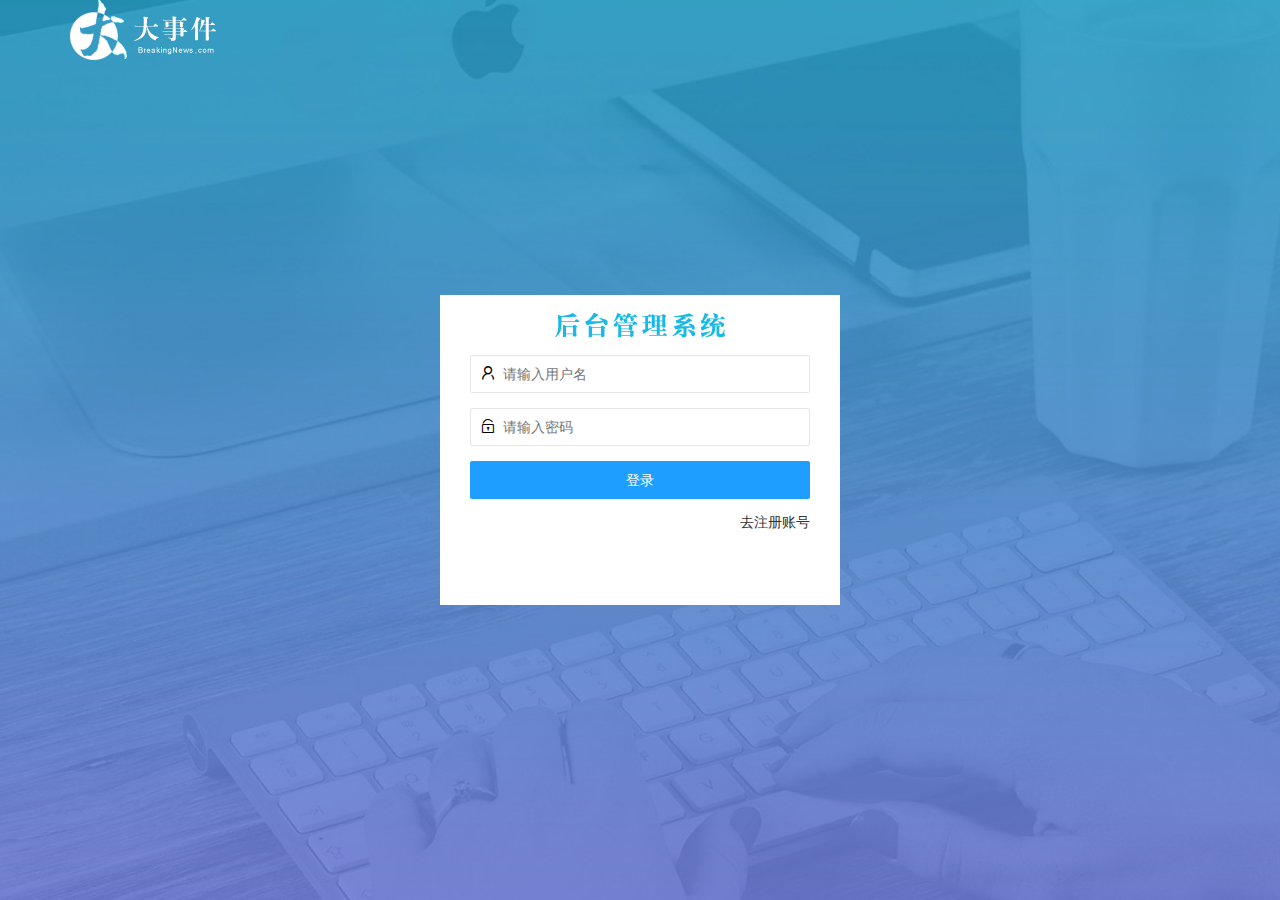
<file: login.html>
<!DOCTYPE html>
<html lang="en">

<head>
    <meta charset="UTF-8">
    <meta name="viewport" content="width=device-width, initial-scale=1.0">
    <title>大事件-登录/注册</title>
    <!-- 导入layUI的样式 -->
    <link rel="stylesheet" href="/assets/lib/layui/css/layui.css">
    <!-- 导入自己的样式 -->
    <link rel="stylesheet" href="/assets/css/login.css">
</head>

<body>
    <!-- 头部logo区域 -->
    <div class="layui-main">
        <img src="/assets/images/logo.png" alt="">
    </div>
    <!-- 登录注册区域 -->
    <div class="loginAndRegBox">
        <div class="title-box"></div>
        <!-- 登录的div -->
        <div class="login-box">
            <!-- 登录的表单 -->
            <form class="layui-form" id="form_login">
                <!-- 用户名 -->
                <div class="layui-form-item">
                    <i class="layui-icon layui-icon-username"></i>
                    <input type="text" name="username" required lay-verify="required" placeholder="请输入用户名"
                        autocomplete="off" class="layui-input">
                </div>
                <!-- 密码 -->
                <div class="layui-form-item">
                    <i class="layui-icon layui-icon-password"></i>
                    <input type="password" name="password" required lay-verify="required|pass" placeholder="请输入密码"
                        autocomplete="off" class="layui-input">
                </div>
                <div class="layui-form-item">
                    <button class="layui-btn layui-btn-fluid layui-btn-normal " lay-submit
                        lay-filter="formDemo">登录</button>
                </div>
                <div class="layui-form-item links">
                    <a href="javascript:;" id="link_reg">去注册账号</a>
                </div>
            </form>
        </div>
        <!-- 注册的div -->
        <div class="reg-box">
            <!-- 注册的表单 -->
            <form class="layui-form" id="form_reg">
                <!-- 用户名 -->
                <div class="layui-form-item">
                    <i class="layui-icon layui-icon-username"></i>
                    <input type="text" name="username" required lay-verify="required" placeholder="请输入用户名"
                        autocomplete="off" class="layui-input">
                </div>
                <!-- 密码 -->
                <div class="layui-form-item">
                    <i class="layui-icon layui-icon-password"></i>
                    <input type="password" name="password" required lay-verify="required|pass" placeholder="请输入密码"
                        autocomplete="off" class="layui-input">
                </div>
                <div class="layui-form-item">
                    <i class="layui-icon layui-icon-password"></i>
                    <input type="password" name="repassword" required lay-verify="required|pass|repwd"
                        placeholder="再次确认密码" autocomplete="off" class="layui-input">
                </div>
                <div class="layui-icon layui-form-item">
                    <button class="layui-btn layui-btn-fluid layui-btn-normal " lay-submit
                        lay-filter="formDemo">注册</button>
                </div>
                <div class="layui-form-item links">
                    <a href="javascript:;" id="link_login">去登录</a>
                </div>
            </form>
        </div>
    </div>



    <!-- 导入 layUI 的js文件 -->
    <script src="/assets/lib/layui/layui.all.js"></script>
    <!-- 导入 jquery -->
    <script src="/assets/lib/jquery.js"></script>
    <!-- 导入 baseAPI.js -->
    <script src="/assets/js/baseAPI.js"></script>
    <!-- 导入 自己 的js -->
    <script src="/assets//js/login.js"></script>
</body>

</html>
</file>
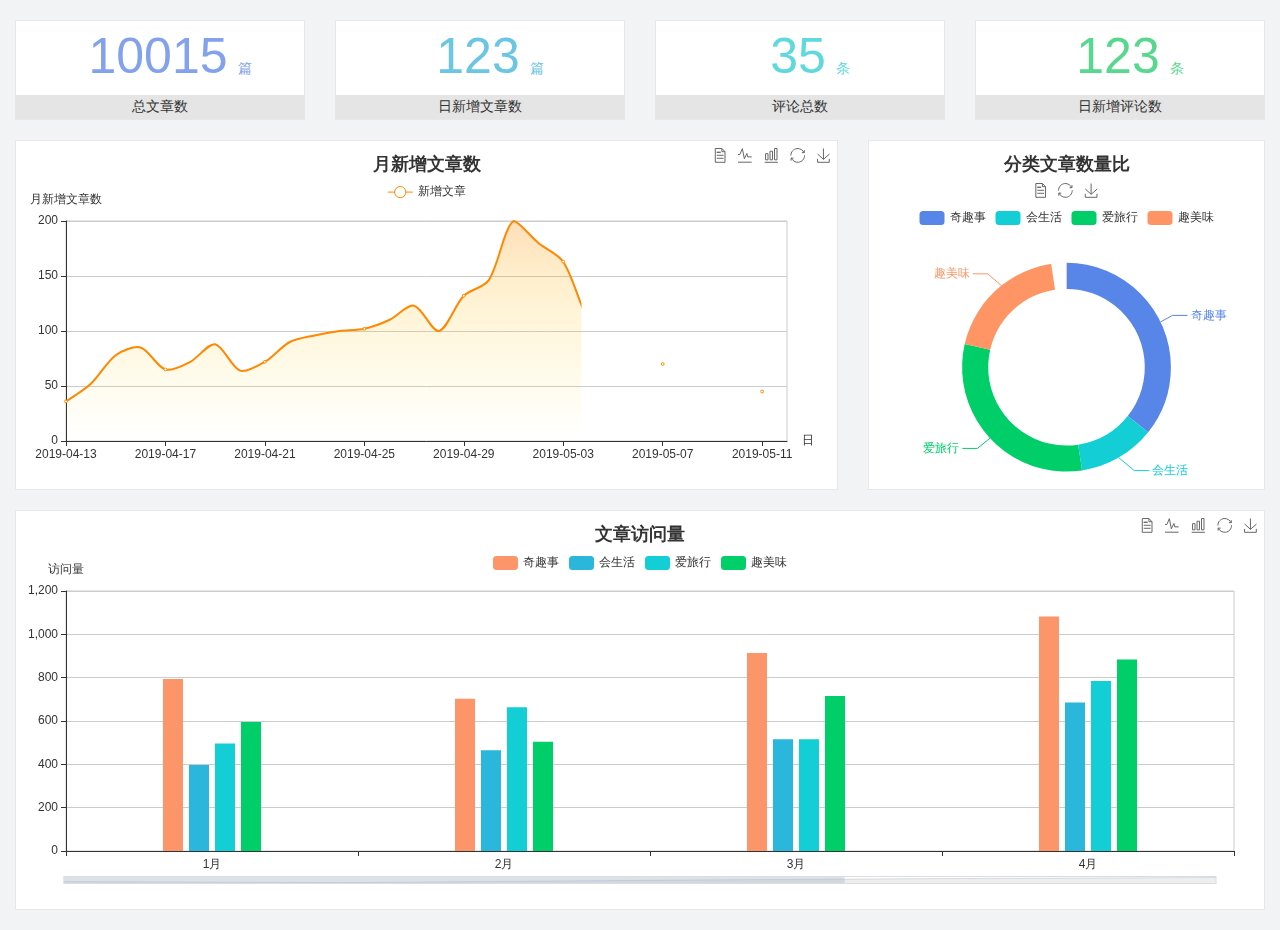
<file: home/dashboard.html>
<!DOCTYPE html>
<html lang="en">

<head>
  <meta charset="UTF-8">
  <meta name="viewport" content="width=device-width, initial-scale=1.0">
  <meta http-equiv="X-UA-Compatible" content="ie=edge">
  <title>图表统计</title>
  <link rel="stylesheet" href="../../assets/lib/bootstrap.css" />
  <link rel="stylesheet" href="../../assets/lib/main.css" />
  <script src="../../assets/lib/jquery.js"></script>
  <script type="text/javascript" src="../../assets/lib/echarts.min.js"></script>
</head>

<body>
  <div class="container-fluid">
    <div class="row spannel_list">
      <div class="col-sm-3 col-xs-6">
        <div class="spannel">
          <em>10015</em><span>篇</span>
          <b>总文章数</b>
        </div>
      </div>
      <div class="col-sm-3 col-xs-6">
        <div class="spannel scolor01">
          <em>123</em><span>篇</span>
          <b>日新增文章数</b>
        </div>
      </div>
      <div class="col-sm-3 col-xs-6">
        <div class="spannel scolor02">
          <em>35</em><span>条</span>
          <b>评论总数</b>
        </div>
      </div>
      <div class="col-sm-3 col-xs-6">
        <div class="spannel scolor03">
          <em>123</em><span>条</span>
          <b>日新增评论数</b>
        </div>
      </div>
    </div>
  </div>

  <div class="container-fluid">
    <div class="row curve-pie">
      <div class="col-lg-8 col-md-8">
        <div class="gragh_pannel" id="curve_show"></div>
      </div>
      <div class="col-lg-4 col-md-4">
        <div class="gragh_pannel" id="pie_show"></div>
      </div>
    </div>
  </div>

  <div class="container-fluid">
    <div class="column_pannel" id="column_show"></div>
  </div>

  <script>
    var oChart = echarts.init(document.getElementById('curve_show'));
    var aList_all = [
      { 'count': 36, 'date': '2019-04-13' },
      { 'count': 52, 'date': '2019-04-14' },
      { 'count': 78, 'date': '2019-04-15' },
      { 'count': 85, 'date': '2019-04-16' },
      { 'count': 65, 'date': '2019-04-17' },
      { 'count': 72, 'date': '2019-04-18' },
      { 'count': 88, 'date': '2019-04-19' },
      { 'count': 64, 'date': '2019-04-20' },
      { 'count': 72, 'date': '2019-04-21' },
      { 'count': 90, 'date': '2019-04-22' },
      { 'count': 96, 'date': '2019-04-23' },
      { 'count': 100, 'date': '2019-04-24' },
      { 'count': 102, 'date': '2019-04-25' },
      { 'count': 110, 'date': '2019-04-26' },
      { 'count': 123, 'date': '2019-04-27' },
      { 'count': 100, 'date': '2019-04-28' },
      { 'count': 132, 'date': '2019-04-29' },
      { 'count': 146, 'date': '2019-04-30' },
      { 'count': 200, 'date': '2019-05-01' },
      { 'count': 180, 'date': '2019-05-02' },
      { 'count': 163, 'date': '2019-05-03' },
      { 'count': 110, 'date': '2019-05-04' },
      { 'count': 80, 'date': '2019-05-05' },
      { 'count': 82, 'date': '2019-05-06' },
      { 'count': 70, 'date': '2019-05-07' },
      { 'count': 65, 'date': '2019-05-08' },
      { 'count': 54, 'date': '2019-05-09' },
      { 'count': 40, 'date': '2019-05-10' },
      { 'count': 45, 'date': '2019-05-11' },
      { 'count': 38, 'date': '2019-05-12' },
    ];

    let aCount = [];
    let aDate = [];

    for (var i = 0; i < aList_all.length; i++) {
      aCount.push(aList_all[i].count);
      aDate.push(aList_all[i].date);
    }

    var chartopt = {
      title: {
        text: '月新增文章数',
        left: 'center',
        top: '10'
      },
      tooltip: {
        trigger: 'axis'
      },
      legend: {
        data: ['新增文章'],
        top: '40'
      },
      toolbox: {
        show: true,
        feature: {
          mark: { show: true },
          dataView: { show: true, readOnly: false },
          magicType: { show: true, type: ['line', 'bar'] },
          restore: { show: true },
          saveAsImage: { show: true }
        }
      },
      calculable: true,
      xAxis: [
        {
          name: '日',
          type: 'category',
          boundaryGap: false,
          data: aDate
        }
      ],
      yAxis: [
        {
          name: '月新增文章数',
          type: 'value'
        }
      ],
      series: [
        {
          name: '新增文章',
          type: 'line',
          smooth: true,
          itemStyle: { normal: { areaStyle: { type: 'default' }, color: '#f80' }, lineStyle: { color: '#f80' } },
          data: aCount
        }],
      areaStyle: {
        normal: {
          color: new echarts.graphic.LinearGradient(0, 0, 0, 1, [{
            offset: 0,
            color: 'rgba(255,136,0,0.39)'
          }, {
            offset: .34,
            color: 'rgba(255,180,0,0.25)'
          }, {
            offset: 1,
            color: 'rgba(255,222,0,0.00)'
          }])

        }
      },
      grid: {
        show: true,
        x: 50,
        x2: 50,
        y: 80,
        height: 220
      }
    };

    oChart.setOption(chartopt);


    var oPie = echarts.init(document.getElementById('pie_show'));
    var oPieopt =
    {
      title: {
        top: 10,
        text: '分类文章数量比',
        x: 'center'
      },
      tooltip: {
        trigger: 'item',
        formatter: "{a} <br/>{b} : {c} ({d}%)"
      },
      color: ['#5885e8', '#13cfd5', '#00ce68', '#ff9565'],
      legend: {
        x: 'center',
        top: 65,
        data: ['奇趣事', '会生活', '爱旅行', '趣美味']
      },
      toolbox: {
        show: true,
        x: 'center',
        top: 35,
        feature: {
          mark: { show: true },
          dataView: { show: true, readOnly: false },
          magicType: {
            show: true,
            type: ['pie', 'funnel'],
            option: {
              funnel: {
                x: '25%',
                width: '50%',
                funnelAlign: 'left',
                max: 1548
              }
            }
          },
          restore: { show: true },
          saveAsImage: { show: true }
        }
      },
      calculable: true,
      series: [
        {
          name: '访问来源',
          type: 'pie',
          radius: ['45%', '60%'],
          center: ['50%', '65%'],
          data: [
            { value: 300, name: '奇趣事' },
            { value: 100, name: '会生活' },
            { value: 260, name: '爱旅行' },
            { value: 180, name: '趣美味' }
          ]
        }
      ]
    };
    oPie.setOption(oPieopt);



    var oColumn = this.echarts.init(document.getElementById('column_show'));
    var oColumnopt =
    {
      title: {
        text: '文章访问量',
        left: 'center',
        top: '10'
      },
      tooltip: {
        trigger: 'axis'
      },
      legend: {
        data: ['奇趣事', '会生活', '爱旅行', '趣美味'],
        top: '40'
      },
      toolbox: {
        show: true,
        feature: {
          mark: { show: true },
          dataView: { show: true, readOnly: false },
          magicType: { show: true, type: ['line', 'bar'] },
          restore: { show: true },
          saveAsImage: { show: true }
        }
      },
      calculable: true,
      xAxis: [
        {
          type: 'category',
          data: ['1月', '2月', '3月', '4月', '5月']
        }
      ],
      yAxis: [
        {
          name: '访问量',
          type: 'value'
        }
      ],
      series: [
        {
          name: '奇趣事',
          type: 'bar',
          barWidth: 20,
          itemStyle: {
            normal: { areaStyle: { type: 'default' }, color: '#fd956a' }
          },
          data: [800, 708, 920, 1090, 1200]
        },
        {
          name: '会生活',
          type: 'bar',
          barWidth: 20,
          itemStyle: {
            normal: { areaStyle: { type: 'default' }, color: '#2bb6db' }
          },
          data: [400, 468, 520, 690, 800]
        },
        {
          name: '爱旅行',
          type: 'bar',
          barWidth: 20,
          itemStyle: {
            normal: { areaStyle: { type: 'default' }, color: '#13cfd5' }
          },
          data: [500, 668, 520, 790, 900]
        },
        {
          name: '趣美味',
          type: 'bar',
          barWidth: 20,
          itemStyle: {
            normal: { areaStyle: { type: 'default' }, color: '#00ce68' }
          },
          data: [600, 508, 720, 890, 1000]
        }
      ],
      grid: {
        show: true,
        x: 50,
        x2: 30,
        y: 80,
        height: 260
      },
      dataZoom: [//给x轴设置滚动条
        {
          start: 0,//默认为0
          end: 100 - 1000 / 31,//默认为100
          type: 'slider',
          show: true,
          xAxisIndex: [0],
          handleSize: 0,//滑动条的 左右2个滑动条的大小
          height: 8,//组件高度
          left: 45, //左边的距离
          right: 50,//右边的距离
          bottom: 26,//右边的距离
          handleColor: '#ddd',//h滑动图标的颜色
          handleStyle: {
            borderColor: "#cacaca",
            borderWidth: "1",
            shadowBlur: 2,
            background: "#ddd",
            shadowColor: "#ddd",
          }
        }]
    };
    oColumn.setOption(oColumnopt);
  </script>
</body>

</html>
</file>
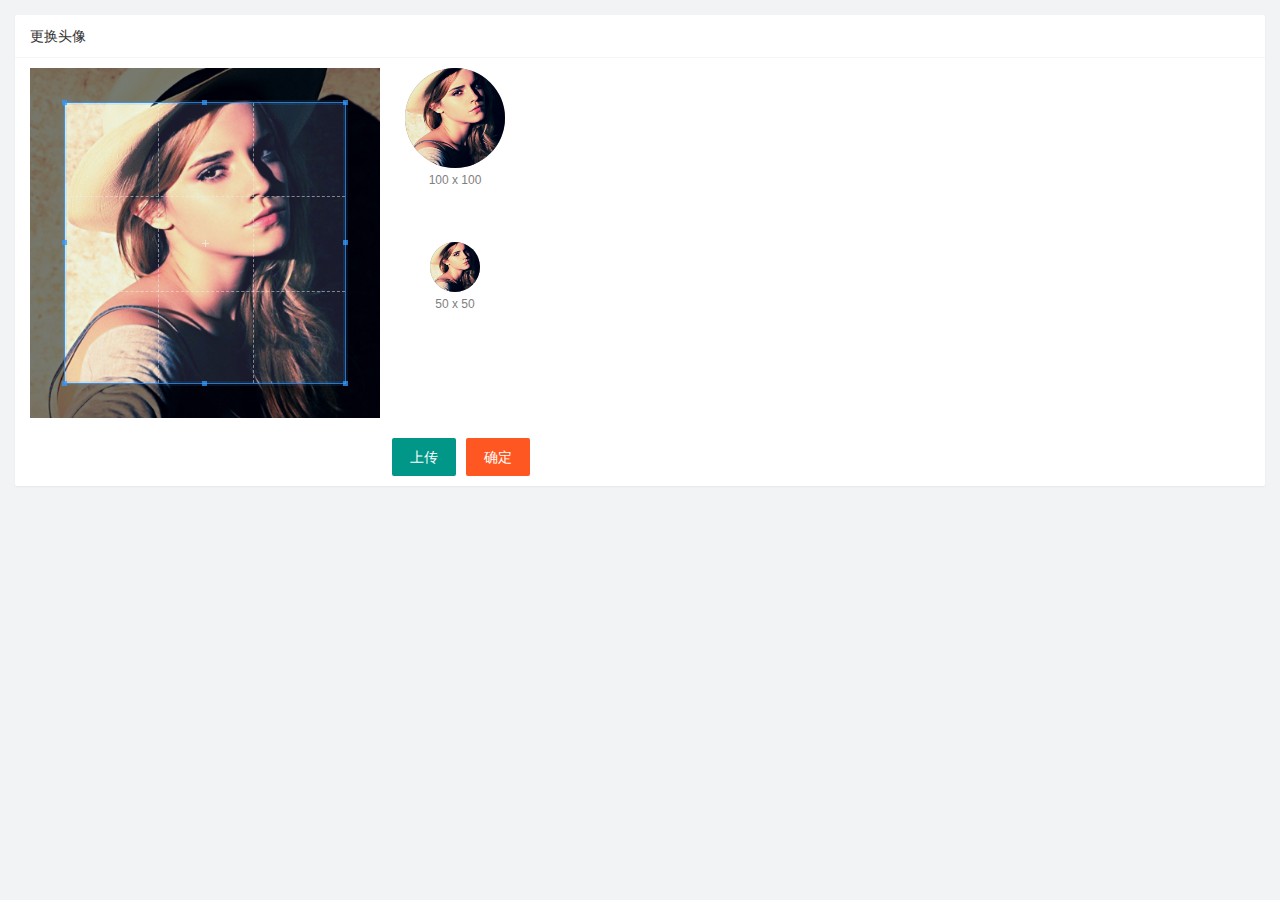
<file: user/user_avatar.html>
<!DOCTYPE html>
<html lang="en">

<head>
    <meta charset="UTF-8">
    <meta name="viewport" content="width=device-width, initial-scale=1.0">
    <title>Document</title>
    <link rel="stylesheet" href="/assets/lib/layui/css/layui.css">
    <link rel="stylesheet" href="/assets/lib/cropper/cropper.css" />
    <link rel="stylesheet" href="/assets/css/user/user_avatar.css">
</head>

<body>
    <div class="layui-card">
        <div class="layui-card-header">更换头像</div>
        <div class="layui-card-body">
            <!-- 第一行的图片裁剪和预览区域 -->
            <div class="row1">
                <!-- 图片裁剪区域 -->
                <div class="cropper-box">
                    <!-- 这个 img 标签很重要，将来会把它初始化为裁剪区域 -->
                    <img id="image" src="/assets/images/sample.jpg" />
                </div>
                <!-- 图片的预览区域 -->
                <div class="preview-box">
                    <div>
                        <!-- 宽高为 100px 的预览区域 -->
                        <div class="img-preview w100"></div>
                        <p class="size">100 x 100</p>
                    </div>
                    <div>
                        <!-- 宽高为 50px 的预览区域 -->
                        <div class="img-preview w50"></div>
                        <p class="size">50 x 50</p>
                    </div>
                </div>
            </div>

            <!-- 第二行的按钮区域 -->
            <div class="row2">
                <input type="file" id="file" accept="image/png,image/jpeg">
                <button type="button" class="layui-btn" id="btnChooseImage">上传</button>
                <button type="button" class="layui-btn layui-btn-danger" id="btnUpload">确定</button>
            </div>
        </div>
    </div>
    <script src="/assets/lib/layui/layui.all.js"></script>
    <script src="/assets/lib/jquery.js"></script>
    <script src="/assets/lib/cropper/Cropper.js"></script>
    <script src="/assets/lib/cropper/jquery-cropper.js"></script>
    <script src="/assets/js/baseAPI.js"></script>
    <script src="/assets/js/user/user_avatar.js"></script>
</body>

</html>
</file>
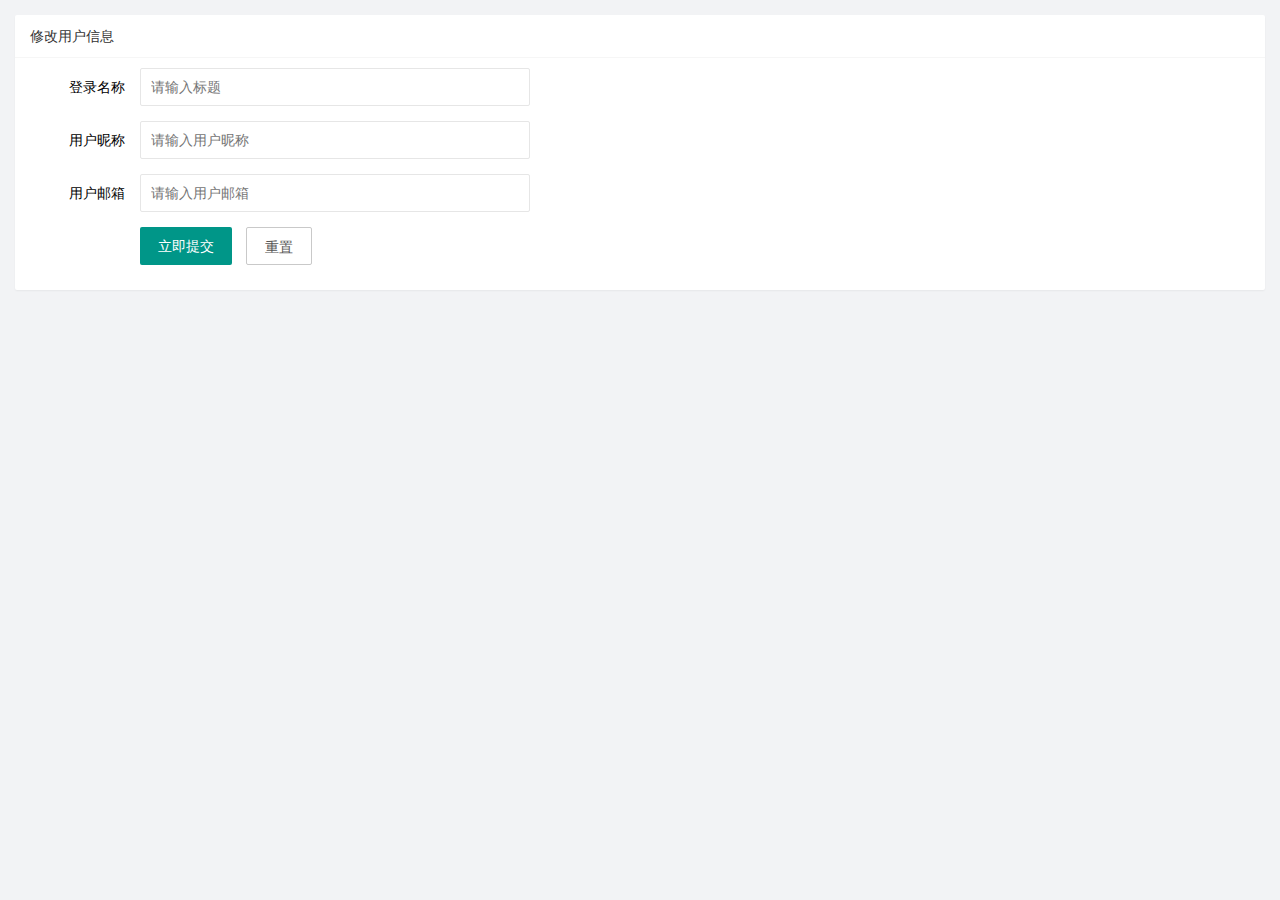
<file: user/user_info.html>
<!DOCTYPE html>
<html lang="en">

<head>
    <meta charset="UTF-8">
    <meta name="viewport" content="width=device-width, initial-scale=1.0">
    <title>Document</title>
    <!-- 导入 layUI 的样式 -->
    <link rel="stylesheet" href="/assets/lib/layui/css/layui.css">
    <!-- 导入自己的样式 -->
    <link rel="stylesheet" href="/assets/css/user/user_info.css">
</head>

<body>
    <!-- 卡片区域 -->
    <div class="layui-card">
        <div class="layui-card-header">修改用户信息</div>
        <div class="layui-card-body">
            <!-- 表单区域 -->
            <form class="layui-form" lay-filter="formUserInfo">
                <!-- 这是隐藏域 -->
                <input type="hidden" name="id" value="">
                <div class="layui-form-item">
                    <label class="layui-form-label">登录名称</label>
                    <div class="layui-input-block">
                        <input type="text" name="username" required lay-verify="required" placeholder="请输入标题"
                            autocomplete="off" class="layui-input" readonly>
                    </div>
                </div>
                <div class="layui-form-item">
                    <label class="layui-form-label">用户昵称</label>
                    <div class="layui-input-block">
                        <input type="text" name="nickname" required lay-verify="required|nickname" placeholder="请输入用户昵称"
                            autocomplete="off" class="layui-input">
                    </div>
                </div>
                <div class="layui-form-item">
                    <label class="layui-form-label">用户邮箱</label>
                    <div class="layui-input-block">
                        <input type="text" name="email" required lay-verify="required|email" placeholder="请输入用户邮箱"
                            autocomplete="off" class="layui-input">
                    </div>
                </div>
                <div class="layui-form-item">
                    <div class="layui-input-block">
                        <button class="layui-btn" lay-submit lay-filter="formDemo">立即提交</button>
                        <button type="reset" class="layui-btn layui-btn-primary" id="btnReset">重置</button>
                    </div>
                </div>
            </form>
        </div>
    </div>

    <!-- 导入 layUI 的js -->
    <script src="/assets/lib/layui/layui.all.js"></script>
    <!-- 导入 jQuery -->
    <script src="/assets/lib/jquery.js"></script>
    <!-- 导入 baseAPI.js -->
    <script src="/assets/js/baseAPI.js"></script>
    <!-- 导入自己的 js  -->
    <script src="/assets/js/user/user_info.js"></script>
</body>

</html>
</file>
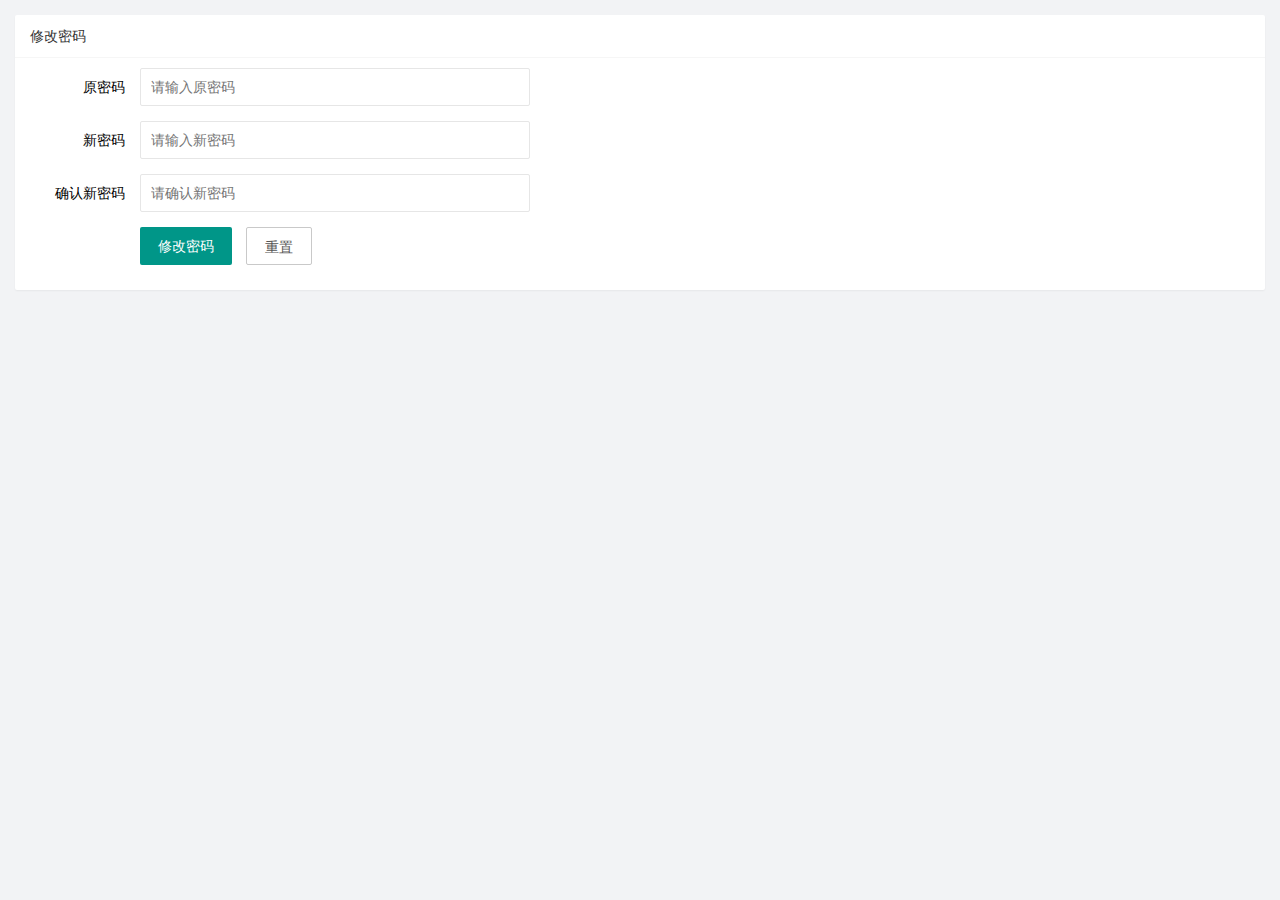
<file: user/user_pwd.html>
<!DOCTYPE html>
<html lang="en">

<head>
    <meta charset="UTF-8">
    <meta name="viewport" content="width=device-width, initial-scale=1.0">
    <title>Document</title>
    <link rel="stylesheet" href="/assets/lib/layui/css/layui.css">
    <link rel="stylesheet" href="/assets/css/user/user_pwd.css">
</head>

<body>
    <!-- 卡片区域 -->
    <div class="layui-card">
        <div class="layui-card-header">修改密码</div>
        <div class="layui-card-body">
            <!-- 表单区域 -->
            <form class="layui-form" lay-filter="formUserInfo">
                <!-- 这是隐藏域 -->
                <input type="hidden" name="id" value="">
                <div class="layui-form-item">
                    <label class="layui-form-label">原密码</label>
                    <div class="layui-input-block">
                        <input type="password" name="oldPwd" required lay-verify="required|pwd" placeholder="请输入原密码"
                            autocomplete="off" class="layui-input">
                    </div>
                </div>
                <div class="layui-form-item">
                    <label class="layui-form-label">新密码</label>
                    <div class="layui-input-block">
                        <input type="password" name="newPwd" required lay-verify="required|pwd|samePwd"
                            placeholder="请输入新密码" autocomplete="off" class="layui-input">
                    </div>
                </div>
                <div class="layui-form-item">
                    <label class="layui-form-label">确认新密码</label>
                    <div class="layui-input-block">
                        <input type="password" name="rePwd" required lay-verify="required|pwd|rePwd"
                            placeholder="请确认新密码" autocomplete="off" class="layui-input">
                    </div>
                </div>
                <div class="layui-form-item">
                    <div class="layui-input-block">
                        <button class="layui-btn" lay-submit lay-filter="formDemo">修改密码</button>
                        <button type="reset" class="layui-btn layui-btn-primary" id="btnReset">重置</button>
                    </div>
                </div>
            </form>
        </div>
    </div>

    <!-- 导入 layUI js文件-->
    <script src="/assets/lib/layui/layui.all.js"></script>
    <!-- 导入 jQuery -->
    <script src="/assets/lib/jquery.js"></script>
    <!-- 导入 baseAPI.js -->
    <script src="/assets/js/baseAPI.js"></script>
    <!-- 导入自己的js -->
    <script src="/assets/js/user/user_pwd.js"></script>
</body>

</html>
</file>
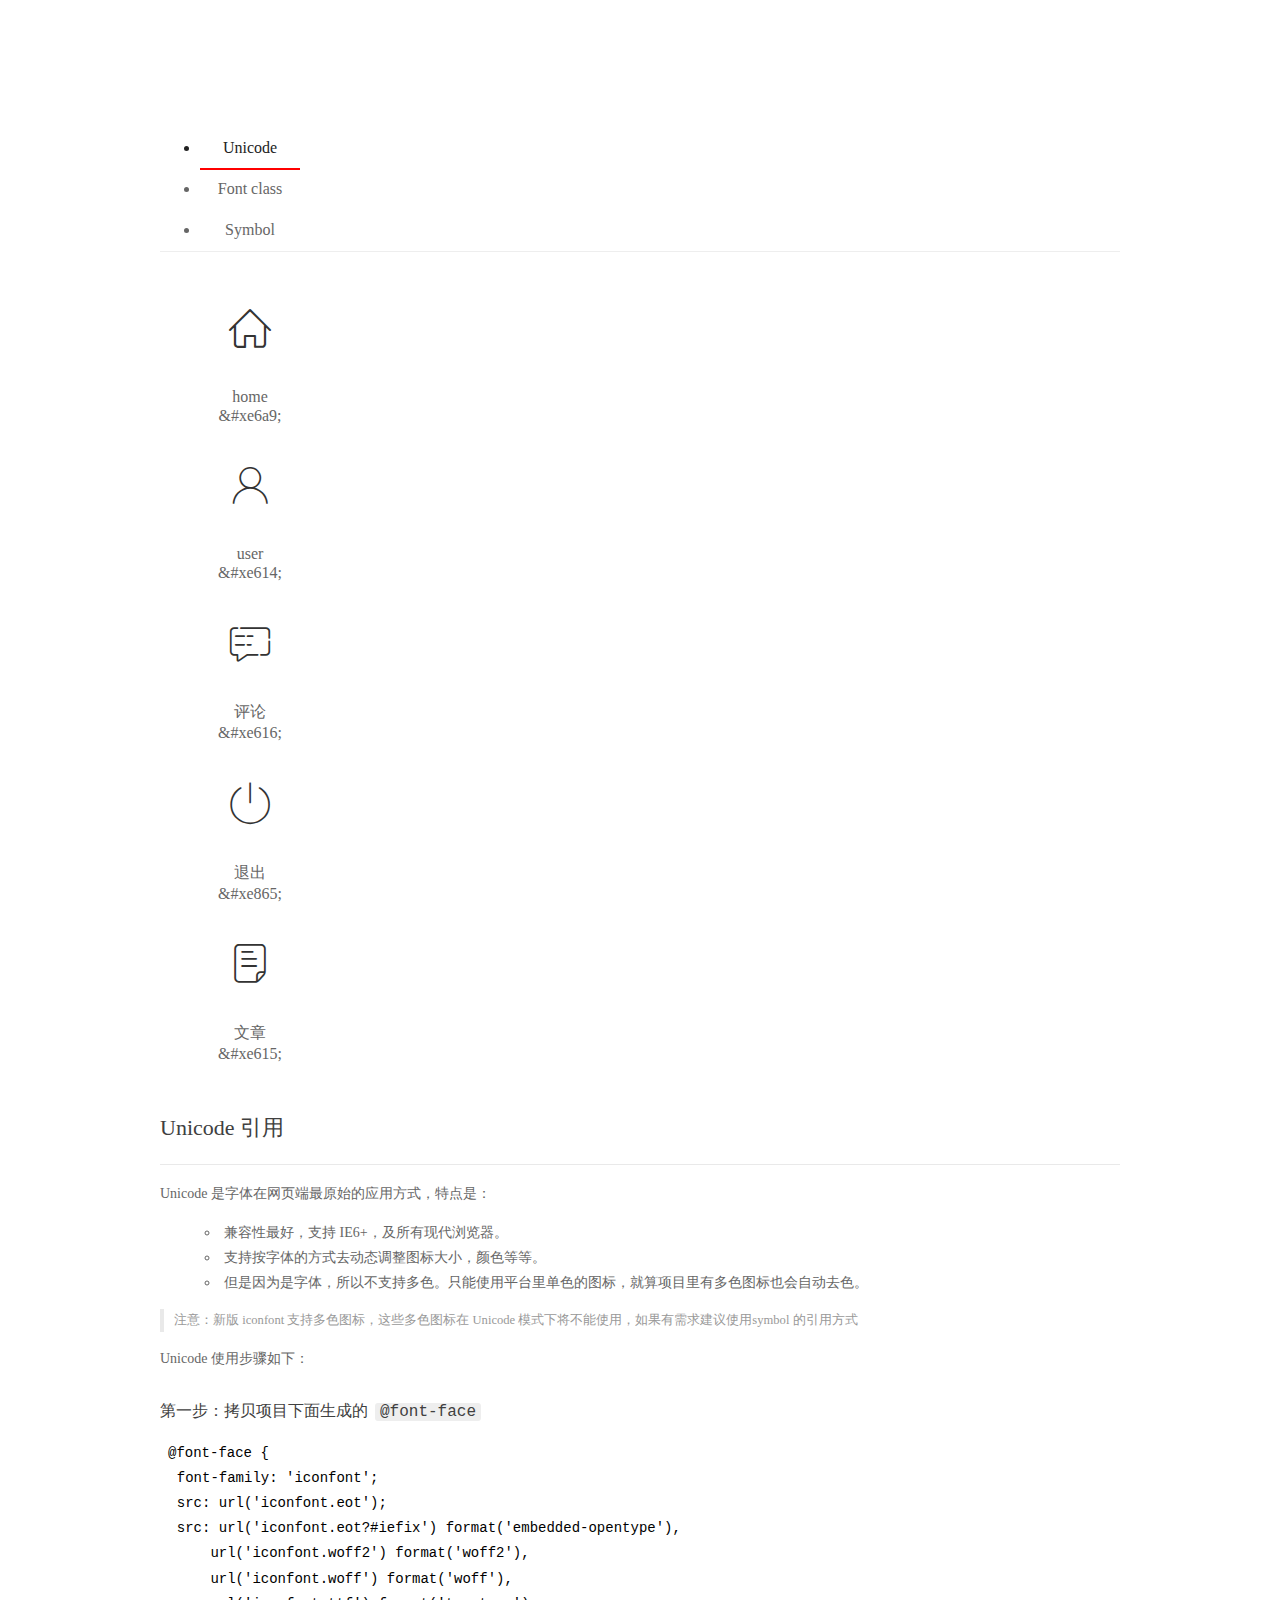
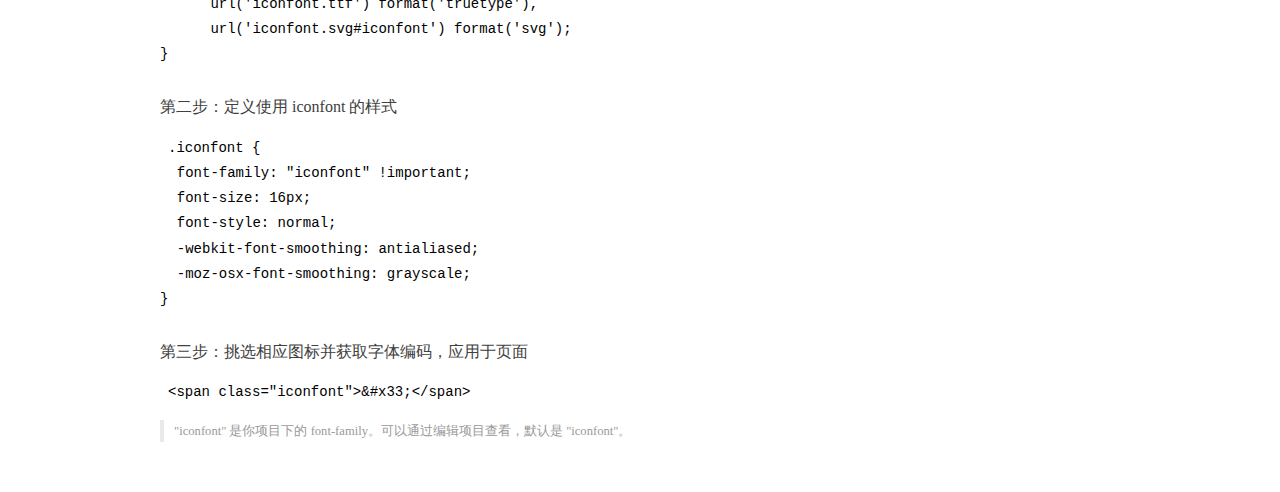
<file: assets/fonts/demo_index.html>
<!DOCTYPE html>
<html>
<head>
  <meta charset="utf-8"/>
  <title>IconFont Demo</title>
  <link rel="shortcut icon" href="https://gtms04.alicdn.com/tps/i4/TB1_oz6GVXXXXaFXpXXJDFnIXXX-64-64.ico" type="image/x-icon"/>
  <link rel="stylesheet" href="https://g.alicdn.com/thx/cube/1.3.2/cube.min.css">
  <link rel="stylesheet" href="demo.css">
  <link rel="stylesheet" href="iconfont.css">
  <script src="iconfont.js"></script>
  <!-- jQuery -->
  <script src="https://a1.alicdn.com/oss/uploads/2018/12/26/7bfddb60-08e8-11e9-9b04-53e73bb6408b.js"></script>
  <!-- 代码高亮 -->
  <script src="https://a1.alicdn.com/oss/uploads/2018/12/26/a3f714d0-08e6-11e9-8a15-ebf944d7534c.js"></script>
</head>
<body>
  <div class="main">
    <h1 class="logo"><a href="https://www.iconfont.cn/" title="iconfont 首页" target="_blank">&#xe86b;</a></h1>
    <div class="nav-tabs">
      <ul id="tabs" class="dib-box">
        <li class="dib active"><span>Unicode</span></li>
        <li class="dib"><span>Font class</span></li>
        <li class="dib"><span>Symbol</span></li>
      </ul>
      
    </div>
    <div class="tab-container">
      <div class="content unicode" style="display: block;">
          <ul class="icon_lists dib-box">
          
            <li class="dib">
              <span class="icon iconfont">&#xe6a9;</span>
                <div class="name">home</div>
                <div class="code-name">&amp;#xe6a9;</div>
              </li>
          
            <li class="dib">
              <span class="icon iconfont">&#xe614;</span>
                <div class="name">user</div>
                <div class="code-name">&amp;#xe614;</div>
              </li>
          
            <li class="dib">
              <span class="icon iconfont">&#xe616;</span>
                <div class="name">评论</div>
                <div class="code-name">&amp;#xe616;</div>
              </li>
          
            <li class="dib">
              <span class="icon iconfont">&#xe865;</span>
                <div class="name">退出</div>
                <div class="code-name">&amp;#xe865;</div>
              </li>
          
            <li class="dib">
              <span class="icon iconfont">&#xe615;</span>
                <div class="name">文章</div>
                <div class="code-name">&amp;#xe615;</div>
              </li>
          
          </ul>
          <div class="article markdown">
          <h2 id="unicode-">Unicode 引用</h2>
          <hr>

          <p>Unicode 是字体在网页端最原始的应用方式，特点是：</p>
          <ul>
            <li>兼容性最好，支持 IE6+，及所有现代浏览器。</li>
            <li>支持按字体的方式去动态调整图标大小，颜色等等。</li>
            <li>但是因为是字体，所以不支持多色。只能使用平台里单色的图标，就算项目里有多色图标也会自动去色。</li>
          </ul>
          <blockquote>
            <p>注意：新版 iconfont 支持多色图标，这些多色图标在 Unicode 模式下将不能使用，如果有需求建议使用symbol 的引用方式</p>
          </blockquote>
          <p>Unicode 使用步骤如下：</p>
          <h3 id="-font-face">第一步：拷贝项目下面生成的 <code>@font-face</code></h3>
<pre><code class="language-css"
>@font-face {
  font-family: 'iconfont';
  src: url('iconfont.eot');
  src: url('iconfont.eot?#iefix') format('embedded-opentype'),
      url('iconfont.woff2') format('woff2'),
      url('iconfont.woff') format('woff'),
      url('iconfont.ttf') format('truetype'),
      url('iconfont.svg#iconfont') format('svg');
}
</code></pre>
          <h3 id="-iconfont-">第二步：定义使用 iconfont 的样式</h3>
<pre><code class="language-css"
>.iconfont {
  font-family: "iconfont" !important;
  font-size: 16px;
  font-style: normal;
  -webkit-font-smoothing: antialiased;
  -moz-osx-font-smoothing: grayscale;
}
</code></pre>
          <h3 id="-">第三步：挑选相应图标并获取字体编码，应用于页面</h3>
<pre>
<code class="language-html"
>&lt;span class="iconfont"&gt;&amp;#x33;&lt;/span&gt;
</code></pre>
          <blockquote>
            <p>"iconfont" 是你项目下的 font-family。可以通过编辑项目查看，默认是 "iconfont"。</p>
          </blockquote>
          </div>
      </div>
      <div class="content font-class">
        <ul class="icon_lists dib-box">
          
          <li class="dib">
            <span class="icon iconfont icon-home"></span>
            <div class="name">
              home
            </div>
            <div class="code-name">.icon-home
            </div>
          </li>
          
          <li class="dib">
            <span class="icon iconfont icon-user"></span>
            <div class="name">
              user
            </div>
            <div class="code-name">.icon-user
            </div>
          </li>
          
          <li class="dib">
            <span class="icon iconfont icon-pinglun"></span>
            <div class="name">
              评论
            </div>
            <div class="code-name">.icon-pinglun
            </div>
          </li>
          
          <li class="dib">
            <span class="icon iconfont icon-tuichu"></span>
            <div class="name">
              退出
            </div>
            <div class="code-name">.icon-tuichu
            </div>
          </li>
          
          <li class="dib">
            <span class="icon iconfont icon-16"></span>
            <div class="name">
              文章
            </div>
            <div class="code-name">.icon-16
            </div>
          </li>
          
        </ul>
        <div class="article markdown">
        <h2 id="font-class-">font-class 引用</h2>
        <hr>

        <p>font-class 是 Unicode 使用方式的一种变种，主要是解决 Unicode 书写不直观，语意不明确的问题。</p>
        <p>与 Unicode 使用方式相比，具有如下特点：</p>
        <ul>
          <li>兼容性良好，支持 IE8+，及所有现代浏览器。</li>
          <li>相比于 Unicode 语意明确，书写更直观。可以很容易分辨这个 icon 是什么。</li>
          <li>因为使用 class 来定义图标，所以当要替换图标时，只需要修改 class 里面的 Unicode 引用。</li>
          <li>不过因为本质上还是使用的字体，所以多色图标还是不支持的。</li>
        </ul>
        <p>使用步骤如下：</p>
        <h3 id="-fontclass-">第一步：引入项目下面生成的 fontclass 代码：</h3>
<pre><code class="language-html">&lt;link rel="stylesheet" href="./iconfont.css"&gt;
</code></pre>
        <h3 id="-">第二步：挑选相应图标并获取类名，应用于页面：</h3>
<pre><code class="language-html">&lt;span class="iconfont icon-xxx"&gt;&lt;/span&gt;
</code></pre>
        <blockquote>
          <p>"
            iconfont" 是你项目下的 font-family。可以通过编辑项目查看，默认是 "iconfont"。</p>
        </blockquote>
      </div>
      </div>
      <div class="content symbol">
          <ul class="icon_lists dib-box">
          
            <li class="dib">
                <svg class="icon svg-icon" aria-hidden="true">
                  <use xlink:href="#icon-home"></use>
                </svg>
                <div class="name">home</div>
                <div class="code-name">#icon-home</div>
            </li>
          
            <li class="dib">
                <svg class="icon svg-icon" aria-hidden="true">
                  <use xlink:href="#icon-user"></use>
                </svg>
                <div class="name">user</div>
                <div class="code-name">#icon-user</div>
            </li>
          
            <li class="dib">
                <svg class="icon svg-icon" aria-hidden="true">
                  <use xlink:href="#icon-pinglun"></use>
                </svg>
                <div class="name">评论</div>
                <div class="code-name">#icon-pinglun</div>
            </li>
          
            <li class="dib">
                <svg class="icon svg-icon" aria-hidden="true">
                  <use xlink:href="#icon-tuichu"></use>
                </svg>
                <div class="name">退出</div>
                <div class="code-name">#icon-tuichu</div>
            </li>
          
            <li class="dib">
                <svg class="icon svg-icon" aria-hidden="true">
                  <use xlink:href="#icon-16"></use>
                </svg>
                <div class="name">文章</div>
                <div class="code-name">#icon-16</div>
            </li>
          
          </ul>
          <div class="article markdown">
          <h2 id="symbol-">Symbol 引用</h2>
          <hr>

          <p>这是一种全新的使用方式，应该说这才是未来的主流，也是平台目前推荐的用法。相关介绍可以参考这篇<a href="">文章</a>
            这种用法其实是做了一个 SVG 的集合，与另外两种相比具有如下特点：</p>
          <ul>
            <li>支持多色图标了，不再受单色限制。</li>
            <li>通过一些技巧，支持像字体那样，通过 <code>font-size</code>, <code>color</code> 来调整样式。</li>
            <li>兼容性较差，支持 IE9+，及现代浏览器。</li>
            <li>浏览器渲染 SVG 的性能一般，还不如 png。</li>
          </ul>
          <p>使用步骤如下：</p>
          <h3 id="-symbol-">第一步：引入项目下面生成的 symbol 代码：</h3>
<pre><code class="language-html">&lt;script src="./iconfont.js"&gt;&lt;/script&gt;
</code></pre>
          <h3 id="-css-">第二步：加入通用 CSS 代码（引入一次就行）：</h3>
<pre><code class="language-html">&lt;style&gt;
.icon {
  width: 1em;
  height: 1em;
  vertical-align: -0.15em;
  fill: currentColor;
  overflow: hidden;
}
&lt;/style&gt;
</code></pre>
          <h3 id="-">第三步：挑选相应图标并获取类名，应用于页面：</h3>
<pre><code class="language-html">&lt;svg class="icon" aria-hidden="true"&gt;
  &lt;use xlink:href="#icon-xxx"&gt;&lt;/use&gt;
&lt;/svg&gt;
</code></pre>
          </div>
      </div>

    </div>
  </div>
  <script>
  $(document).ready(function () {
      $('.tab-container .content:first').show()

      $('#tabs li').click(function (e) {
        var tabContent = $('.tab-container .content')
        var index = $(this).index()

        if ($(this).hasClass('active')) {
          return
        } else {
          $('#tabs li').removeClass('active')
          $(this).addClass('active')

          tabContent.hide().eq(index).fadeIn()
        }
      })
    })
  </script>
</body>
</html>
</file>
<file: assets/lib/layui/css/layui.css>
/** layui-v2.5.5 MIT License By https://www.layui.com */
 .layui-inline,img{display:inline-block;vertical-align:middle}h1,h2,h3,h4,h5,h6{font-weight:400}.layui-edge,.layui-header,.layui-inline,.layui-main{position:relative}.layui-body,.layui-edge,.layui-elip{overflow:hidden}.layui-btn,.layui-edge,.layui-inline,img{vertical-align:middle}.layui-btn,.layui-disabled,.layui-icon,.layui-unselect{-moz-user-select:none;-webkit-user-select:none;-ms-user-select:none}.layui-elip,.layui-form-checkbox span,.layui-form-pane .layui-form-label{text-overflow:ellipsis;white-space:nowrap}.layui-breadcrumb,.layui-tree-btnGroup{visibility:hidden}blockquote,body,button,dd,div,dl,dt,form,h1,h2,h3,h4,h5,h6,input,li,ol,p,pre,td,textarea,th,ul{margin:0;padding:0;-webkit-tap-highlight-color:rgba(0,0,0,0)}a:active,a:hover{outline:0}img{border:none}li{list-style:none}table{border-collapse:collapse;border-spacing:0}h4,h5,h6{font-size:100%}button,input,optgroup,option,select,textarea{font-family:inherit;font-size:inherit;font-style:inherit;font-weight:inherit;outline:0}pre{white-space:pre-wrap;white-space:-moz-pre-wrap;white-space:-pre-wrap;white-space:-o-pre-wrap;word-wrap:break-word}body{line-height:24px;font:14px Helvetica Neue,Helvetica,PingFang SC,Tahoma,Arial,sans-serif}hr{height:1px;margin:10px 0;border:0;clear:both}a{color:#333;text-decoration:none}a:hover{color:#777}a cite{font-style:normal;*cursor:pointer}.layui-border-box,.layui-border-box *{box-sizing:border-box}.layui-box,.layui-box *{box-sizing:content-box}.layui-clear{clear:both;*zoom:1}.layui-clear:after{content:'\20';clear:both;*zoom:1;display:block;height:0}.layui-inline{*display:inline;*zoom:1}.layui-edge{display:inline-block;width:0;height:0;border-width:6px;border-style:dashed;border-color:transparent}.layui-edge-top{top:-4px;border-bottom-color:#999;border-bottom-style:solid}.layui-edge-right{border-left-color:#999;border-left-style:solid}.layui-edge-bottom{top:2px;border-top-color:#999;border-top-style:solid}.layui-edge-left{border-right-color:#999;border-right-style:solid}.layui-disabled,.layui-disabled:hover{color:#d2d2d2!important;cursor:not-allowed!important}.layui-circle{border-radius:100%}.layui-show{display:block!important}.layui-hide{display:none!important}@font-face{font-family:layui-icon;src:url(../font/iconfont.eot?v=250);src:url(../font/iconfont.eot?v=250#iefix) format('embedded-opentype'),url(../font/iconfont.woff2?v=250) format('woff2'),url(../font/iconfont.woff?v=250) format('woff'),url(../font/iconfont.ttf?v=250) format('truetype'),url(../font/iconfont.svg?v=250#layui-icon) format('svg')}.layui-icon{font-family:layui-icon!important;font-size:16px;font-style:normal;-webkit-font-smoothing:antialiased;-moz-osx-font-smoothing:grayscale}.layui-icon-reply-fill:before{content:"\e611"}.layui-icon-set-fill:before{content:"\e614"}.layui-icon-menu-fill:before{content:"\e60f"}.layui-icon-search:before{content:"\e615"}.layui-icon-share:before{content:"\e641"}.layui-icon-set-sm:before{content:"\e620"}.layui-icon-engine:before{content:"\e628"}.layui-icon-close:before{content:"\1006"}.layui-icon-close-fill:before{content:"\1007"}.layui-icon-chart-screen:before{content:"\e629"}.layui-icon-star:before{content:"\e600"}.layui-icon-circle-dot:before{content:"\e617"}.layui-icon-chat:before{content:"\e606"}.layui-icon-release:before{content:"\e609"}.layui-icon-list:before{content:"\e60a"}.layui-icon-chart:before{content:"\e62c"}.layui-icon-ok-circle:before{content:"\1005"}.layui-icon-layim-theme:before{content:"\e61b"}.layui-icon-table:before{content:"\e62d"}.layui-icon-right:before{content:"\e602"}.layui-icon-left:before{content:"\e603"}.layui-icon-cart-simple:before{content:"\e698"}.layui-icon-face-cry:before{content:"\e69c"}.layui-icon-face-smile:before{content:"\e6af"}.layui-icon-survey:before{content:"\e6b2"}.layui-icon-tree:before{content:"\e62e"}.layui-icon-upload-circle:before{content:"\e62f"}.layui-icon-add-circle:before{content:"\e61f"}.layui-icon-download-circle:before{content:"\e601"}.layui-icon-templeate-1:before{content:"\e630"}.layui-icon-util:before{content:"\e631"}.layui-icon-face-surprised:before{content:"\e664"}.layui-icon-edit:before{content:"\e642"}.layui-icon-speaker:before{content:"\e645"}.layui-icon-down:before{content:"\e61a"}.layui-icon-file:before{content:"\e621"}.layui-icon-layouts:before{content:"\e632"}.layui-icon-rate-half:before{content:"\e6c9"}.layui-icon-add-circle-fine:before{content:"\e608"}.layui-icon-prev-circle:before{content:"\e633"}.layui-icon-read:before{content:"\e705"}.layui-icon-404:before{content:"\e61c"}.layui-icon-carousel:before{content:"\e634"}.layui-icon-help:before{content:"\e607"}.layui-icon-code-circle:before{content:"\e635"}.layui-icon-water:before{content:"\e636"}.layui-icon-username:before{content:"\e66f"}.layui-icon-find-fill:before{content:"\e670"}.layui-icon-about:before{content:"\e60b"}.layui-icon-location:before{content:"\e715"}.layui-icon-up:before{content:"\e619"}.layui-icon-pause:before{content:"\e651"}.layui-icon-date:before{content:"\e637"}.layui-icon-layim-uploadfile:before{content:"\e61d"}.layui-icon-delete:before{content:"\e640"}.layui-icon-play:before{content:"\e652"}.layui-icon-top:before{content:"\e604"}.layui-icon-friends:before{content:"\e612"}.layui-icon-refresh-3:before{content:"\e9aa"}.layui-icon-ok:before{content:"\e605"}.layui-icon-layer:before{content:"\e638"}.layui-icon-face-smile-fine:before{content:"\e60c"}.layui-icon-dollar:before{content:"\e659"}.layui-icon-group:before{content:"\e613"}.layui-icon-layim-download:before{content:"\e61e"}.layui-icon-picture-fine:before{content:"\e60d"}.layui-icon-link:before{content:"\e64c"}.layui-icon-diamond:before{content:"\e735"}.layui-icon-log:before{content:"\e60e"}.layui-icon-rate-solid:before{content:"\e67a"}.layui-icon-fonts-del:before{content:"\e64f"}.layui-icon-unlink:before{content:"\e64d"}.layui-icon-fonts-clear:before{content:"\e639"}.layui-icon-triangle-r:before{content:"\e623"}.layui-icon-circle:before{content:"\e63f"}.layui-icon-radio:before{content:"\e643"}.layui-icon-align-center:before{content:"\e647"}.layui-icon-align-right:before{content:"\e648"}.layui-icon-align-left:before{content:"\e649"}.layui-icon-loading-1:before{content:"\e63e"}.layui-icon-return:before{content:"\e65c"}.layui-icon-fonts-strong:before{content:"\e62b"}.layui-icon-upload:before{content:"\e67c"}.layui-icon-dialogue:before{content:"\e63a"}.layui-icon-video:before{content:"\e6ed"}.layui-icon-headset:before{content:"\e6fc"}.layui-icon-cellphone-fine:before{content:"\e63b"}.layui-icon-add-1:before{content:"\e654"}.layui-icon-face-smile-b:before{content:"\e650"}.layui-icon-fonts-html:before{content:"\e64b"}.layui-icon-form:before{content:"\e63c"}.layui-icon-cart:before{content:"\e657"}.layui-icon-camera-fill:before{content:"\e65d"}.layui-icon-tabs:before{content:"\e62a"}.layui-icon-fonts-code:before{content:"\e64e"}.layui-icon-fire:before{content:"\e756"}.layui-icon-set:before{content:"\e716"}.layui-icon-fonts-u:before{content:"\e646"}.layui-icon-triangle-d:before{content:"\e625"}.layui-icon-tips:before{content:"\e702"}.layui-icon-picture:before{content:"\e64a"}.layui-icon-more-vertical:before{content:"\e671"}.layui-icon-flag:before{content:"\e66c"}.layui-icon-loading:before{content:"\e63d"}.layui-icon-fonts-i:before{content:"\e644"}.layui-icon-refresh-1:before{content:"\e666"}.layui-icon-rmb:before{content:"\e65e"}.layui-icon-home:before{content:"\e68e"}.layui-icon-user:before{content:"\e770"}.layui-icon-notice:before{content:"\e667"}.layui-icon-login-weibo:before{content:"\e675"}.layui-icon-voice:before{content:"\e688"}.layui-icon-upload-drag:before{content:"\e681"}.layui-icon-login-qq:before{content:"\e676"}.layui-icon-snowflake:before{content:"\e6b1"}.layui-icon-file-b:before{content:"\e655"}.layui-icon-template:before{content:"\e663"}.layui-icon-auz:before{content:"\e672"}.layui-icon-console:before{content:"\e665"}.layui-icon-app:before{content:"\e653"}.layui-icon-prev:before{content:"\e65a"}.layui-icon-website:before{content:"\e7ae"}.layui-icon-next:before{content:"\e65b"}.layui-icon-component:before{content:"\e857"}.layui-icon-more:before{content:"\e65f"}.layui-icon-login-wechat:before{content:"\e677"}.layui-icon-shrink-right:before{content:"\e668"}.layui-icon-spread-left:before{content:"\e66b"}.layui-icon-camera:before{content:"\e660"}.layui-icon-note:before{content:"\e66e"}.layui-icon-refresh:before{content:"\e669"}.layui-icon-female:before{content:"\e661"}.layui-icon-male:before{content:"\e662"}.layui-icon-password:before{content:"\e673"}.layui-icon-senior:before{content:"\e674"}.layui-icon-theme:before{content:"\e66a"}.layui-icon-tread:before{content:"\e6c5"}.layui-icon-praise:before{content:"\e6c6"}.layui-icon-star-fill:before{content:"\e658"}.layui-icon-rate:before{content:"\e67b"}.layui-icon-template-1:before{content:"\e656"}.layui-icon-vercode:before{content:"\e679"}.layui-icon-cellphone:before{content:"\e678"}.layui-icon-screen-full:before{content:"\e622"}.layui-icon-screen-restore:before{content:"\e758"}.layui-icon-cols:before{content:"\e610"}.layui-icon-export:before{content:"\e67d"}.layui-icon-print:before{content:"\e66d"}.layui-icon-slider:before{content:"\e714"}.layui-icon-addition:before{content:"\e624"}.layui-icon-subtraction:before{content:"\e67e"}.layui-icon-service:before{content:"\e626"}.layui-icon-transfer:before{content:"\e691"}.layui-main{width:1140px;margin:0 auto}.layui-header{z-index:1000;height:60px}.layui-header a:hover{transition:all .5s;-webkit-transition:all .5s}.layui-side{position:fixed;left:0;top:0;bottom:0;z-index:999;width:200px;overflow-x:hidden}.layui-side-scroll{position:relative;width:220px;height:100%;overflow-x:hidden}.layui-body{position:absolute;left:200px;right:0;top:0;bottom:0;z-index:998;width:auto;overflow-y:auto;box-sizing:border-box}.layui-layout-body{overflow:hidden}.layui-layout-admin .layui-header{background-color:#23262E}.layui-layout-admin .layui-side{top:60px;width:200px;overflow-x:hidden}.layui-layout-admin .layui-body{position:fixed;top:60px;bottom:44px}.layui-layout-admin .layui-main{width:auto;margin:0 15px}.layui-layout-admin .layui-footer{position:fixed;left:200px;right:0;bottom:0;height:44px;line-height:44px;padding:0 15px;background-color:#eee}.layui-layout-admin .layui-logo{position:absolute;left:0;top:0;width:200px;height:100%;line-height:60px;text-align:center;color:#009688;font-size:16px}.layui-layout-admin .layui-header .layui-nav{background:0 0}.layui-layout-left{position:absolute!important;left:200px;top:0}.layui-layout-right{position:absolute!important;right:0;top:0}.layui-container{position:relative;margin:0 auto;padding:0 15px;box-sizing:border-box}.layui-fluid{position:relative;margin:0 auto;padding:0 15px}.layui-row:after,.layui-row:before{content:'';display:block;clear:both}.layui-col-lg1,.layui-col-lg10,.layui-col-lg11,.layui-col-lg12,.layui-col-lg2,.layui-col-lg3,.layui-col-lg4,.layui-col-lg5,.layui-col-lg6,.layui-col-lg7,.layui-col-lg8,.layui-col-lg9,.layui-col-md1,.layui-col-md10,.layui-col-md11,.layui-col-md12,.layui-col-md2,.layui-col-md3,.layui-col-md4,.layui-col-md5,.layui-col-md6,.layui-col-md7,.layui-col-md8,.layui-col-md9,.layui-col-sm1,.layui-col-sm10,.layui-col-sm11,.layui-col-sm12,.layui-col-sm2,.layui-col-sm3,.layui-col-sm4,.layui-col-sm5,.layui-col-sm6,.layui-col-sm7,.layui-col-sm8,.layui-col-sm9,.layui-col-xs1,.layui-col-xs10,.layui-col-xs11,.layui-col-xs12,.layui-col-xs2,.layui-col-xs3,.layui-col-xs4,.layui-col-xs5,.layui-col-xs6,.layui-col-xs7,.layui-col-xs8,.layui-col-xs9{position:relative;display:block;box-sizing:border-box}.layui-col-xs1,.layui-col-xs10,.layui-col-xs11,.layui-col-xs12,.layui-col-xs2,.layui-col-xs3,.layui-col-xs4,.layui-col-xs5,.layui-col-xs6,.layui-col-xs7,.layui-col-xs8,.layui-col-xs9{float:left}.layui-col-xs1{width:8.33333333%}.layui-col-xs2{width:16.66666667%}.layui-col-xs3{width:25%}.layui-col-xs4{width:33.33333333%}.layui-col-xs5{width:41.66666667%}.layui-col-xs6{width:50%}.layui-col-xs7{width:58.33333333%}.layui-col-xs8{width:66.66666667%}.layui-col-xs9{width:75%}.layui-col-xs10{width:83.33333333%}.layui-col-xs11{width:91.66666667%}.layui-col-xs12{width:100%}.layui-col-xs-offset1{margin-left:8.33333333%}.layui-col-xs-offset2{margin-left:16.66666667%}.layui-col-xs-offset3{margin-left:25%}.layui-col-xs-offset4{margin-left:33.33333333%}.layui-col-xs-offset5{margin-left:41.66666667%}.layui-col-xs-offset6{margin-left:50%}.layui-col-xs-offset7{margin-left:58.33333333%}.layui-col-xs-offset8{margin-left:66.66666667%}.layui-col-xs-offset9{margin-left:75%}.layui-col-xs-offset10{margin-left:83.33333333%}.layui-col-xs-offset11{margin-left:91.66666667%}.layui-col-xs-offset12{margin-left:100%}@media screen and (max-width:768px){.layui-hide-xs{display:none!important}.layui-show-xs-block{display:block!important}.layui-show-xs-inline{display:inline!important}.layui-show-xs-inline-block{display:inline-block!important}}@media screen and (min-width:768px){.layui-container{width:750px}.layui-hide-sm{display:none!important}.layui-show-sm-block{display:block!important}.layui-show-sm-inline{display:inline!important}.layui-show-sm-inline-block{display:inline-block!important}.layui-col-sm1,.layui-col-sm10,.layui-col-sm11,.layui-col-sm12,.layui-col-sm2,.layui-col-sm3,.layui-col-sm4,.layui-col-sm5,.layui-col-sm6,.layui-col-sm7,.layui-col-sm8,.layui-col-sm9{float:left}.layui-col-sm1{width:8.33333333%}.layui-col-sm2{width:16.66666667%}.layui-col-sm3{width:25%}.layui-col-sm4{width:33.33333333%}.layui-col-sm5{width:41.66666667%}.layui-col-sm6{width:50%}.layui-col-sm7{width:58.33333333%}.layui-col-sm8{width:66.66666667%}.layui-col-sm9{width:75%}.layui-col-sm10{width:83.33333333%}.layui-col-sm11{width:91.66666667%}.layui-col-sm12{width:100%}.layui-col-sm-offset1{margin-left:8.33333333%}.layui-col-sm-offset2{margin-left:16.66666667%}.layui-col-sm-offset3{margin-left:25%}.layui-col-sm-offset4{margin-left:33.33333333%}.layui-col-sm-offset5{margin-left:41.66666667%}.layui-col-sm-offset6{margin-left:50%}.layui-col-sm-offset7{margin-left:58.33333333%}.layui-col-sm-offset8{margin-left:66.66666667%}.layui-col-sm-offset9{margin-left:75%}.layui-col-sm-offset10{margin-left:83.33333333%}.layui-col-sm-offset11{margin-left:91.66666667%}.layui-col-sm-offset12{margin-left:100%}}@media screen and (min-width:992px){.layui-container{width:970px}.layui-hide-md{display:none!important}.layui-show-md-block{display:block!important}.layui-show-md-inline{display:inline!important}.layui-show-md-inline-block{display:inline-block!important}.layui-col-md1,.layui-col-md10,.layui-col-md11,.layui-col-md12,.layui-col-md2,.layui-col-md3,.layui-col-md4,.layui-col-md5,.layui-col-md6,.layui-col-md7,.layui-col-md8,.layui-col-md9{float:left}.layui-col-md1{width:8.33333333%}.layui-col-md2{width:16.66666667%}.layui-col-md3{width:25%}.layui-col-md4{width:33.33333333%}.layui-col-md5{width:41.66666667%}.layui-col-md6{width:50%}.layui-col-md7{width:58.33333333%}.layui-col-md8{width:66.66666667%}.layui-col-md9{width:75%}.layui-col-md10{width:83.33333333%}.layui-col-md11{width:91.66666667%}.layui-col-md12{width:100%}.layui-col-md-offset1{margin-left:8.33333333%}.layui-col-md-offset2{margin-left:16.66666667%}.layui-col-md-offset3{margin-left:25%}.layui-col-md-offset4{margin-left:33.33333333%}.layui-col-md-offset5{margin-left:41.66666667%}.layui-col-md-offset6{margin-left:50%}.layui-col-md-offset7{margin-left:58.33333333%}.layui-col-md-offset8{margin-left:66.66666667%}.layui-col-md-offset9{margin-left:75%}.layui-col-md-offset10{margin-left:83.33333333%}.layui-col-md-offset11{margin-left:91.66666667%}.layui-col-md-offset12{margin-left:100%}}@media screen and (min-width:1200px){.layui-container{width:1170px}.layui-hide-lg{display:none!important}.layui-show-lg-block{display:block!important}.layui-show-lg-inline{display:inline!important}.layui-show-lg-inline-block{display:inline-block!important}.layui-col-lg1,.layui-col-lg10,.layui-col-lg11,.layui-col-lg12,.layui-col-lg2,.layui-col-lg3,.layui-col-lg4,.layui-col-lg5,.layui-col-lg6,.layui-col-lg7,.layui-col-lg8,.layui-col-lg9{float:left}.layui-col-lg1{width:8.33333333%}.layui-col-lg2{width:16.66666667%}.layui-col-lg3{width:25%}.layui-col-lg4{width:33.33333333%}.layui-col-lg5{width:41.66666667%}.layui-col-lg6{width:50%}.layui-col-lg7{width:58.33333333%}.layui-col-lg8{width:66.66666667%}.layui-col-lg9{width:75%}.layui-col-lg10{width:83.33333333%}.layui-col-lg11{width:91.66666667%}.layui-col-lg12{width:100%}.layui-col-lg-offset1{margin-left:8.33333333%}.layui-col-lg-offset2{margin-left:16.66666667%}.layui-col-lg-offset3{margin-left:25%}.layui-col-lg-offset4{margin-left:33.33333333%}.layui-col-lg-offset5{margin-left:41.66666667%}.layui-col-lg-offset6{margin-left:50%}.layui-col-lg-offset7{margin-left:58.33333333%}.layui-col-lg-offset8{margin-left:66.66666667%}.layui-col-lg-offset9{margin-left:75%}.layui-col-lg-offset10{margin-left:83.33333333%}.layui-col-lg-offset11{margin-left:91.66666667%}.layui-col-lg-offset12{margin-left:100%}}.layui-col-space1{margin:-.5px}.layui-col-space1>*{padding:.5px}.layui-col-space3{margin:-1.5px}.layui-col-space3>*{padding:1.5px}.layui-col-space5{margin:-2.5px}.layui-col-space5>*{padding:2.5px}.layui-col-space8{margin:-3.5px}.layui-col-space8>*{padding:3.5px}.layui-col-space10{margin:-5px}.layui-col-space10>*{padding:5px}.layui-col-space12{margin:-6px}.layui-col-space12>*{padding:6px}.layui-col-space15{margin:-7.5px}.layui-col-space15>*{padding:7.5px}.layui-col-space18{margin:-9px}.layui-col-space18>*{padding:9px}.layui-col-space20{margin:-10px}.layui-col-space20>*{padding:10px}.layui-col-space22{margin:-11px}.layui-col-space22>*{padding:11px}.layui-col-space25{margin:-12.5px}.layui-col-space25>*{padding:12.5px}.layui-col-space30{margin:-15px}.layui-col-space30>*{padding:15px}.layui-btn,.layui-input,.layui-select,.layui-textarea,.layui-upload-button{outline:0;-webkit-appearance:none;transition:all .3s;-webkit-transition:all .3s;box-sizing:border-box}.layui-elem-quote{margin-bottom:10px;padding:15px;line-height:22px;border-left:5px solid #009688;border-radius:0 2px 2px 0;background-color:#f2f2f2}.layui-quote-nm{border-style:solid;border-width:1px 1px 1px 5px;background:0 0}.layui-elem-field{margin-bottom:10px;padding:0;border-width:1px;border-style:solid}.layui-elem-field legend{margin-left:20px;padding:0 10px;font-size:20px;font-weight:300}.layui-field-title{margin:10px 0 20px;border-width:1px 0 0}.layui-field-box{padding:10px 15px}.layui-field-title .layui-field-box{padding:10px 0}.layui-progress{position:relative;height:6px;border-radius:20px;background-color:#e2e2e2}.layui-progress-bar{position:absolute;left:0;top:0;width:0;max-width:100%;height:6px;border-radius:20px;text-align:right;background-color:#5FB878;transition:all .3s;-webkit-transition:all .3s}.layui-progress-big,.layui-progress-big .layui-progress-bar{height:18px;line-height:18px}.layui-progress-text{position:relative;top:-20px;line-height:18px;font-size:12px;color:#666}.layui-progress-big .layui-progress-text{position:static;padding:0 10px;color:#fff}.layui-collapse{border-width:1px;border-style:solid;border-radius:2px}.layui-colla-content,.layui-colla-item{border-top-width:1px;border-top-style:solid}.layui-colla-item:first-child{border-top:none}.layui-colla-title{position:relative;height:42px;line-height:42px;padding:0 15px 0 35px;color:#333;background-color:#f2f2f2;cursor:pointer;font-size:14px;overflow:hidden}.layui-colla-content{display:none;padding:10px 15px;line-height:22px;color:#666}.layui-colla-icon{position:absolute;left:15px;top:0;font-size:14px}.layui-card{margin-bottom:15px;border-radius:2px;background-color:#fff;box-shadow:0 1px 2px 0 rgba(0,0,0,.05)}.layui-card:last-child{margin-bottom:0}.layui-card-header{position:relative;height:42px;line-height:42px;padding:0 15px;border-bottom:1px solid #f6f6f6;color:#333;border-radius:2px 2px 0 0;font-size:14px}.layui-bg-black,.layui-bg-blue,.layui-bg-cyan,.layui-bg-green,.layui-bg-orange,.layui-bg-red{color:#fff!important}.layui-card-body{position:relative;padding:10px 15px;line-height:24px}.layui-card-body[pad15]{padding:15px}.layui-card-body[pad20]{padding:20px}.layui-card-body .layui-table{margin:5px 0}.layui-card .layui-tab{margin:0}.layui-panel-window{position:relative;padding:15px;border-radius:0;border-top:5px solid #E6E6E6;background-color:#fff}.layui-auxiliar-moving{position:fixed;left:0;right:0;top:0;bottom:0;width:100%;height:100%;background:0 0;z-index:9999999999}.layui-form-label,.layui-form-mid,.layui-form-select,.layui-input-block,.layui-input-inline,.layui-textarea{position:relative}.layui-bg-red{background-color:#FF5722!important}.layui-bg-orange{background-color:#FFB800!important}.layui-bg-green{background-color:#009688!important}.layui-bg-cyan{background-color:#2F4056!important}.layui-bg-blue{background-color:#1E9FFF!important}.layui-bg-black{background-color:#393D49!important}.layui-bg-gray{background-color:#eee!important;color:#666!important}.layui-badge-rim,.layui-colla-content,.layui-colla-item,.layui-collapse,.layui-elem-field,.layui-form-pane .layui-form-item[pane],.layui-form-pane .layui-form-label,.layui-input,.layui-layedit,.layui-layedit-tool,.layui-quote-nm,.layui-select,.layui-tab-bar,.layui-tab-card,.layui-tab-title,.layui-tab-title .layui-this:after,.layui-textarea{border-color:#e6e6e6}.layui-timeline-item:before,hr{background-color:#e6e6e6}.layui-text{line-height:22px;font-size:14px;color:#666}.layui-text h1,.layui-text h2,.layui-text h3{font-weight:500;color:#333}.layui-text h1{font-size:30px}.layui-text h2{font-size:24px}.layui-text h3{font-size:18px}.layui-text a:not(.layui-btn){color:#01AAED}.layui-text a:not(.layui-btn):hover{text-decoration:underline}.layui-text ul{padding:5px 0 5px 15px}.layui-text ul li{margin-top:5px;list-style-type:disc}.layui-text em,.layui-word-aux{color:#999!important;padding:0 5px!important}.layui-btn{display:inline-block;height:38px;line-height:38px;padding:0 18px;background-color:#009688;color:#fff;white-space:nowrap;text-align:center;font-size:14px;border:none;border-radius:2px;cursor:pointer}.layui-btn:hover{opacity:.8;filter:alpha(opacity=80);color:#fff}.layui-btn:active{opacity:1;filter:alpha(opacity=100)}.layui-btn+.layui-btn{margin-left:10px}.layui-btn-container{font-size:0}.layui-btn-container .layui-btn{margin-right:10px;margin-bottom:10px}.layui-btn-container .layui-btn+.layui-btn{margin-left:0}.layui-table .layui-btn-container .layui-btn{margin-bottom:9px}.layui-btn-radius{border-radius:100px}.layui-btn .layui-icon{margin-right:3px;font-size:18px;vertical-align:bottom;vertical-align:middle\9}.layui-btn-primary{border:1px solid #C9C9C9;background-color:#fff;color:#555}.layui-btn-primary:hover{border-color:#009688;color:#333}.layui-btn-normal{background-color:#1E9FFF}.layui-btn-warm{background-color:#FFB800}.layui-btn-danger{background-color:#FF5722}.layui-btn-checked{background-color:#5FB878}.layui-btn-disabled,.layui-btn-disabled:active,.layui-btn-disabled:hover{border:1px solid #e6e6e6;background-color:#FBFBFB;color:#C9C9C9;cursor:not-allowed;opacity:1}.layui-btn-lg{height:44px;line-height:44px;padding:0 25px;font-size:16px}.layui-btn-sm{height:30px;line-height:30px;padding:0 10px;font-size:12px}.layui-btn-sm i{font-size:16px!important}.layui-btn-xs{height:22px;line-height:22px;padding:0 5px;font-size:12px}.layui-btn-xs i{font-size:14px!important}.layui-btn-group{display:inline-block;vertical-align:middle;font-size:0}.layui-btn-group .layui-btn{margin-left:0!important;margin-right:0!important;border-left:1px solid rgba(255,255,255,.5);border-radius:0}.layui-btn-group .layui-btn-primary{border-left:none}.layui-btn-group .layui-btn-primary:hover{border-color:#C9C9C9;color:#009688}.layui-btn-group .layui-btn:first-child{border-left:none;border-radius:2px 0 0 2px}.layui-btn-group .layui-btn-primary:first-child{border-left:1px solid #c9c9c9}.layui-btn-group .layui-btn:last-child{border-radius:0 2px 2px 0}.layui-btn-group .layui-btn+.layui-btn{margin-left:0}.layui-btn-group+.layui-btn-group{margin-left:10px}.layui-btn-fluid{width:100%}.layui-input,.layui-select,.layui-textarea{height:38px;line-height:1.3;line-height:38px\9;border-width:1px;border-style:solid;background-color:#fff;border-radius:2px}.layui-input::-webkit-input-placeholder,.layui-select::-webkit-input-placeholder,.layui-textarea::-webkit-input-placeholder{line-height:1.3}.layui-input,.layui-textarea{display:block;width:100%;padding-left:10px}.layui-input:hover,.layui-textarea:hover{border-color:#D2D2D2!important}.layui-input:focus,.layui-textarea:focus{border-color:#C9C9C9!important}.layui-textarea{min-height:100px;height:auto;line-height:20px;padding:6px 10px;resize:vertical}.layui-select{padding:0 10px}.layui-form input[type=checkbox],.layui-form input[type=radio],.layui-form select{display:none}.layui-form [lay-ignore]{display:initial}.layui-form-item{margin-bottom:15px;clear:both;*zoom:1}.layui-form-item:after{content:'\20';clear:both;*zoom:1;display:block;height:0}.layui-form-label{float:left;display:block;padding:9px 15px;width:80px;font-weight:400;line-height:20px;text-align:right}.layui-form-label-col{display:block;float:none;padding:9px 0;line-height:20px;text-align:left}.layui-form-item .layui-inline{margin-bottom:5px;margin-right:10px}.layui-input-block{margin-left:110px;min-height:36px}.layui-input-inline{display:inline-block;vertical-align:middle}.layui-form-item .layui-input-inline{float:left;width:190px;margin-right:10px}.layui-form-text .layui-input-inline{width:auto}.layui-form-mid{float:left;display:block;padding:9px 0!important;line-height:20px;margin-right:10px}.layui-form-danger+.layui-form-select .layui-input,.layui-form-danger:focus{border-color:#FF5722!important}.layui-form-select .layui-input{padding-right:30px;cursor:pointer}.layui-form-select .layui-edge{position:absolute;right:10px;top:50%;margin-top:-3px;cursor:pointer;border-width:6px;border-top-color:#c2c2c2;border-top-style:solid;transition:all .3s;-webkit-transition:all .3s}.layui-form-select dl{display:none;position:absolute;left:0;top:42px;padding:5px 0;z-index:899;min-width:100%;border:1px solid #d2d2d2;max-height:300px;overflow-y:auto;background-color:#fff;border-radius:2px;box-shadow:0 2px 4px rgba(0,0,0,.12);box-sizing:border-box}.layui-form-select dl dd,.layui-form-select dl dt{padding:0 10px;line-height:36px;white-space:nowrap;overflow:hidden;text-overflow:ellipsis}.layui-form-select dl dt{font-size:12px;color:#999}.layui-form-select dl dd{cursor:pointer}.layui-form-select dl dd:hover{background-color:#f2f2f2;-webkit-transition:.5s all;transition:.5s all}.layui-form-select .layui-select-group dd{padding-left:20px}.layui-form-select dl dd.layui-select-tips{padding-left:10px!important;color:#999}.layui-form-select dl dd.layui-this{background-color:#5FB878;color:#fff}.layui-form-checkbox,.layui-form-select dl dd.layui-disabled{background-color:#fff}.layui-form-selected dl{display:block}.layui-form-checkbox,.layui-form-checkbox *,.layui-form-switch{display:inline-block;vertical-align:middle}.layui-form-selected .layui-edge{margin-top:-9px;-webkit-transform:rotate(180deg);transform:rotate(180deg);margin-top:-3px\9}:root .layui-form-selected .layui-edge{margin-top:-9px\0/IE9}.layui-form-selectup dl{top:auto;bottom:42px}.layui-select-none{margin:5px 0;text-align:center;color:#999}.layui-select-disabled .layui-disabled{border-color:#eee!important}.layui-select-disabled .layui-edge{border-top-color:#d2d2d2}.layui-form-checkbox{position:relative;height:30px;line-height:30px;margin-right:10px;padding-right:30px;cursor:pointer;font-size:0;-webkit-transition:.1s linear;transition:.1s linear;box-sizing:border-box}.layui-form-checkbox span{padding:0 10px;height:100%;font-size:14px;border-radius:2px 0 0 2px;background-color:#d2d2d2;color:#fff;overflow:hidden}.layui-form-checkbox:hover span{background-color:#c2c2c2}.layui-form-checkbox i{position:absolute;right:0;top:0;width:30px;height:28px;border:1px solid #d2d2d2;border-left:none;border-radius:0 2px 2px 0;color:#fff;font-size:20px;text-align:center}.layui-form-checkbox:hover i{border-color:#c2c2c2;color:#c2c2c2}.layui-form-checked,.layui-form-checked:hover{border-color:#5FB878}.layui-form-checked span,.layui-form-checked:hover span{background-color:#5FB878}.layui-form-checked i,.layui-form-checked:hover i{color:#5FB878}.layui-form-item .layui-form-checkbox{margin-top:4px}.layui-form-checkbox[lay-skin=primary]{height:auto!important;line-height:normal!important;min-width:18px;min-height:18px;border:none!important;margin-right:0;padding-left:28px;padding-right:0;background:0 0}.layui-form-checkbox[lay-skin=primary] span{padding-left:0;padding-right:15px;line-height:18px;background:0 0;color:#666}.layui-form-checkbox[lay-skin=primary] i{right:auto;left:0;width:16px;height:16px;line-height:16px;border:1px solid #d2d2d2;font-size:12px;border-radius:2px;background-color:#fff;-webkit-transition:.1s linear;transition:.1s linear}.layui-form-checkbox[lay-skin=primary]:hover i{border-color:#5FB878;color:#fff}.layui-form-checked[lay-skin=primary] i{border-color:#5FB878!important;background-color:#5FB878;color:#fff}.layui-checkbox-disbaled[lay-skin=primary] span{background:0 0!important;color:#c2c2c2}.layui-checkbox-disbaled[lay-skin=primary]:hover i{border-color:#d2d2d2}.layui-form-item .layui-form-checkbox[lay-skin=primary]{margin-top:10px}.layui-form-switch{position:relative;height:22px;line-height:22px;min-width:35px;padding:0 5px;margin-top:8px;border:1px solid #d2d2d2;border-radius:20px;cursor:pointer;background-color:#fff;-webkit-transition:.1s linear;transition:.1s linear}.layui-form-switch i{position:absolute;left:5px;top:3px;width:16px;height:16px;border-radius:20px;background-color:#d2d2d2;-webkit-transition:.1s linear;transition:.1s linear}.layui-form-switch em{position:relative;top:0;width:25px;margin-left:21px;padding:0!important;text-align:center!important;color:#999!important;font-style:normal!important;font-size:12px}.layui-form-onswitch{border-color:#5FB878;background-color:#5FB878}.layui-checkbox-disbaled,.layui-checkbox-disbaled i{border-color:#e2e2e2!important}.layui-form-onswitch i{left:100%;margin-left:-21px;background-color:#fff}.layui-form-onswitch em{margin-left:5px;margin-right:21px;color:#fff!important}.layui-checkbox-disbaled span{background-color:#e2e2e2!important}.layui-checkbox-disbaled:hover i{color:#fff!important}[lay-radio]{display:none}.layui-form-radio,.layui-form-radio *{display:inline-block;vertical-align:middle}.layui-form-radio{line-height:28px;margin:6px 10px 0 0;padding-right:10px;cursor:pointer;font-size:0}.layui-form-radio *{font-size:14px}.layui-form-radio>i{margin-right:8px;font-size:22px;color:#c2c2c2}.layui-form-radio>i:hover,.layui-form-radioed>i{color:#5FB878}.layui-radio-disbaled>i{color:#e2e2e2!important}.layui-form-pane .layui-form-label{width:110px;padding:8px 15px;height:38px;line-height:20px;border-width:1px;border-style:solid;border-radius:2px 0 0 2px;text-align:center;background-color:#FBFBFB;overflow:hidden;box-sizing:border-box}.layui-form-pane .layui-input-inline{margin-left:-1px}.layui-form-pane .layui-input-block{margin-left:110px;left:-1px}.layui-form-pane .layui-input{border-radius:0 2px 2px 0}.layui-form-pane .layui-form-text .layui-form-label{float:none;width:100%;border-radius:2px;box-sizing:border-box;text-align:left}.layui-form-pane .layui-form-text .layui-input-inline{display:block;margin:0;top:-1px;clear:both}.layui-form-pane .layui-form-text .layui-input-block{margin:0;left:0;top:-1px}.layui-form-pane .layui-form-text .layui-textarea{min-height:100px;border-radius:0 0 2px 2px}.layui-form-pane .layui-form-checkbox{margin:4px 0 4px 10px}.layui-form-pane .layui-form-radio,.layui-form-pane .layui-form-switch{margin-top:6px;margin-left:10px}.layui-form-pane .layui-form-item[pane]{position:relative;border-width:1px;border-style:solid}.layui-form-pane .layui-form-item[pane] .layui-form-label{position:absolute;left:0;top:0;height:100%;border-width:0 1px 0 0}.layui-form-pane .layui-form-item[pane] .layui-input-inline{margin-left:110px}@media screen and (max-width:450px){.layui-form-item .layui-form-label{text-overflow:ellipsis;overflow:hidden;white-space:nowrap}.layui-form-item .layui-inline{display:block;margin-right:0;margin-bottom:20px;clear:both}.layui-form-item .layui-inline:after{content:'\20';clear:both;display:block;height:0}.layui-form-item .layui-input-inline{display:block;float:none;left:-3px;width:auto;margin:0 0 10px 112px}.layui-form-item .layui-input-inline+.layui-form-mid{margin-left:110px;top:-5px;padding:0}.layui-form-item .layui-form-checkbox{margin-right:5px;margin-bottom:5px}}.layui-layedit{border-width:1px;border-style:solid;border-radius:2px}.layui-layedit-tool{padding:3px 5px;border-bottom-width:1px;border-bottom-style:solid;font-size:0}.layedit-tool-fixed{position:fixed;top:0;border-top:1px solid #e2e2e2}.layui-layedit-tool .layedit-tool-mid,.layui-layedit-tool .layui-icon{display:inline-block;vertical-align:middle;text-align:center;font-size:14px}.layui-layedit-tool .layui-icon{position:relative;width:32px;height:30px;line-height:30px;margin:3px 5px;color:#777;cursor:pointer;border-radius:2px}.layui-layedit-tool .layui-icon:hover{color:#393D49}.layui-layedit-tool .layui-icon:active{color:#000}.layui-layedit-tool .layedit-tool-active{background-color:#e2e2e2;color:#000}.layui-layedit-tool .layui-disabled,.layui-layedit-tool .layui-disabled:hover{color:#d2d2d2;cursor:not-allowed}.layui-layedit-tool .layedit-tool-mid{width:1px;height:18px;margin:0 10px;background-color:#d2d2d2}.layedit-tool-html{width:50px!important;font-size:30px!important}.layedit-tool-b,.layedit-tool-code,.layedit-tool-help{font-size:16px!important}.layedit-tool-d,.layedit-tool-face,.layedit-tool-image,.layedit-tool-unlink{font-size:18px!important}.layedit-tool-image input{position:absolute;font-size:0;left:0;top:0;width:100%;height:100%;opacity:.01;filter:Alpha(opacity=1);cursor:pointer}.layui-layedit-iframe iframe{display:block;width:100%}#LAY_layedit_code{overflow:hidden}.layui-laypage{display:inline-block;*display:inline;*zoom:1;vertical-align:middle;margin:10px 0;font-size:0}.layui-laypage>a:first-child,.layui-laypage>a:first-child em{border-radius:2px 0 0 2px}.layui-laypage>a:last-child,.layui-laypage>a:last-child em{border-radius:0 2px 2px 0}.layui-laypage>:first-child{margin-left:0!important}.layui-laypage>:last-child{margin-right:0!important}.layui-laypage a,.layui-laypage button,.layui-laypage input,.layui-laypage select,.layui-laypage span{border:1px solid #e2e2e2}.layui-laypage a,.layui-laypage span{display:inline-block;*display:inline;*zoom:1;vertical-align:middle;padding:0 15px;height:28px;line-height:28px;margin:0 -1px 5px 0;background-color:#fff;color:#333;font-size:12px}.layui-flow-more a *,.layui-laypage input,.layui-table-view select[lay-ignore]{display:inline-block}.layui-laypage a:hover{color:#009688}.layui-laypage em{font-style:normal}.layui-laypage .layui-laypage-spr{color:#999;font-weight:700}.layui-laypage a{text-decoration:none}.layui-laypage .layui-laypage-curr{position:relative}.layui-laypage .layui-laypage-curr em{position:relative;color:#fff}.layui-laypage .layui-laypage-curr .layui-laypage-em{position:absolute;left:-1px;top:-1px;padding:1px;width:100%;height:100%;background-color:#009688}.layui-laypage-em{border-radius:2px}.layui-laypage-next em,.layui-laypage-prev em{font-family:Sim sun;font-size:16px}.layui-laypage .layui-laypage-count,.layui-laypage .layui-laypage-limits,.layui-laypage .layui-laypage-refresh,.layui-laypage .layui-laypage-skip{margin-left:10px;margin-right:10px;padding:0;border:none}.layui-laypage .layui-laypage-limits,.layui-laypage .layui-laypage-refresh{vertical-align:top}.layui-laypage .layui-laypage-refresh i{font-size:18px;cursor:pointer}.layui-laypage select{height:22px;padding:3px;border-radius:2px;cursor:pointer}.layui-laypage .layui-laypage-skip{height:30px;line-height:30px;color:#999}.layui-laypage button,.layui-laypage input{height:30px;line-height:30px;border-radius:2px;vertical-align:top;background-color:#fff;box-sizing:border-box}.layui-laypage input{width:40px;margin:0 10px;padding:0 3px;text-align:center}.layui-laypage input:focus,.layui-laypage select:focus{border-color:#009688!important}.layui-laypage button{margin-left:10px;padding:0 10px;cursor:pointer}.layui-table,.layui-table-view{margin:10px 0}.layui-flow-more{margin:10px 0;text-align:center;color:#999;font-size:14px}.layui-flow-more a{height:32px;line-height:32px}.layui-flow-more a *{vertical-align:top}.layui-flow-more a cite{padding:0 20px;border-radius:3px;background-color:#eee;color:#333;font-style:normal}.layui-flow-more a cite:hover{opacity:.8}.layui-flow-more a i{font-size:30px;color:#737383}.layui-table{width:100%;background-color:#fff;color:#666}.layui-table tr{transition:all .3s;-webkit-transition:all .3s}.layui-table th{text-align:left;font-weight:400}.layui-table tbody tr:hover,.layui-table thead tr,.layui-table-click,.layui-table-header,.layui-table-hover,.layui-table-mend,.layui-table-patch,.layui-table-tool,.layui-table-total,.layui-table-total tr,.layui-table[lay-even] tr:nth-child(even){background-color:#f2f2f2}.layui-table td,.layui-table th,.layui-table-col-set,.layui-table-fixed-r,.layui-table-grid-down,.layui-table-header,.layui-table-page,.layui-table-tips-main,.layui-table-tool,.layui-table-total,.layui-table-view,.layui-table[lay-skin=line],.layui-table[lay-skin=row]{border-width:1px;border-style:solid;border-color:#e6e6e6}.layui-table td,.layui-table th{position:relative;padding:9px 15px;min-height:20px;line-height:20px;font-size:14px}.layui-table[lay-skin=line] td,.layui-table[lay-skin=line] th{border-width:0 0 1px}.layui-table[lay-skin=row] td,.layui-table[lay-skin=row] th{border-width:0 1px 0 0}.layui-table[lay-skin=nob] td,.layui-table[lay-skin=nob] th{border:none}.layui-table img{max-width:100px}.layui-table[lay-size=lg] td,.layui-table[lay-size=lg] th{padding:15px 30px}.layui-table-view .layui-table[lay-size=lg] .layui-table-cell{height:40px;line-height:40px}.layui-table[lay-size=sm] td,.layui-table[lay-size=sm] th{font-size:12px;padding:5px 10px}.layui-table-view .layui-table[lay-size=sm] .layui-table-cell{height:20px;line-height:20px}.layui-table[lay-data]{display:none}.layui-table-box{position:relative;overflow:hidden}.layui-table-view .layui-table{position:relative;width:auto;margin:0}.layui-table-view .layui-table[lay-skin=line]{border-width:0 1px 0 0}.layui-table-view .layui-table[lay-skin=row]{border-width:0 0 1px}.layui-table-view .layui-table td,.layui-table-view .layui-table th{padding:5px 0;border-top:none;border-left:none}.layui-table-view .layui-table th.layui-unselect .layui-table-cell span{cursor:pointer}.layui-table-view .layui-table td{cursor:default}.layui-table-view .layui-table td[data-edit=text]{cursor:text}.layui-table-view .layui-form-checkbox[lay-skin=primary] i{width:18px;height:18px}.layui-table-view .layui-form-radio{line-height:0;padding:0}.layui-table-view .layui-form-radio>i{margin:0;font-size:20px}.layui-table-init{position:absolute;left:0;top:0;width:100%;height:100%;text-align:center;z-index:110}.layui-table-init .layui-icon{position:absolute;left:50%;top:50%;margin:-15px 0 0 -15px;font-size:30px;color:#c2c2c2}.layui-table-header{border-width:0 0 1px;overflow:hidden}.layui-table-header .layui-table{margin-bottom:-1px}.layui-table-tool .layui-inline[lay-event]{position:relative;width:26px;height:26px;padding:5px;line-height:16px;margin-right:10px;text-align:center;color:#333;border:1px solid #ccc;cursor:pointer;-webkit-transition:.5s all;transition:.5s all}.layui-table-tool .layui-inline[lay-event]:hover{border:1px solid #999}.layui-table-tool-temp{padding-right:120px}.layui-table-tool-self{position:absolute;right:17px;top:10px}.layui-table-tool .layui-table-tool-self .layui-inline[lay-event]{margin:0 0 0 10px}.layui-table-tool-panel{position:absolute;top:29px;left:-1px;padding:5px 0;min-width:150px;min-height:40px;border:1px solid #d2d2d2;text-align:left;overflow-y:auto;background-color:#fff;box-shadow:0 2px 4px rgba(0,0,0,.12)}.layui-table-cell,.layui-table-tool-panel li{overflow:hidden;text-overflow:ellipsis;white-space:nowrap}.layui-table-tool-panel li{padding:0 10px;line-height:30px;-webkit-transition:.5s all;transition:.5s all}.layui-table-tool-panel li .layui-form-checkbox[lay-skin=primary]{width:100%;padding-left:28px}.layui-table-tool-panel li:hover{background-color:#f2f2f2}.layui-table-tool-panel li .layui-form-checkbox[lay-skin=primary] i{position:absolute;left:0;top:0}.layui-table-tool-panel li .layui-form-checkbox[lay-skin=primary] span{padding:0}.layui-table-tool .layui-table-tool-self .layui-table-tool-panel{left:auto;right:-1px}.layui-table-col-set{position:absolute;right:0;top:0;width:20px;height:100%;border-width:0 0 0 1px;background-color:#fff}.layui-table-sort{width:10px;height:20px;margin-left:5px;cursor:pointer!important}.layui-table-sort .layui-edge{position:absolute;left:5px;border-width:5px}.layui-table-sort .layui-table-sort-asc{top:3px;border-top:none;border-bottom-style:solid;border-bottom-color:#b2b2b2}.layui-table-sort .layui-table-sort-asc:hover{border-bottom-color:#666}.layui-table-sort .layui-table-sort-desc{bottom:5px;border-bottom:none;border-top-style:solid;border-top-color:#b2b2b2}.layui-table-sort .layui-table-sort-desc:hover{border-top-color:#666}.layui-table-sort[lay-sort=asc] .layui-table-sort-asc{border-bottom-color:#000}.layui-table-sort[lay-sort=desc] .layui-table-sort-desc{border-top-color:#000}.layui-table-cell{height:28px;line-height:28px;padding:0 15px;position:relative;box-sizing:border-box}.layui-table-cell .layui-form-checkbox[lay-skin=primary]{top:-1px;padding:0}.layui-table-cell .layui-table-link{color:#01AAED}.laytable-cell-checkbox,.laytable-cell-numbers,.laytable-cell-radio,.laytable-cell-space{padding:0;text-align:center}.layui-table-body{position:relative;overflow:auto;margin-right:-1px;margin-bottom:-1px}.layui-table-body .layui-none{line-height:26px;padding:15px;text-align:center;color:#999}.layui-table-fixed{position:absolute;left:0;top:0;z-index:101}.layui-table-fixed .layui-table-body{overflow:hidden}.layui-table-fixed-l{box-shadow:0 -1px 8px rgba(0,0,0,.08)}.layui-table-fixed-r{left:auto;right:-1px;border-width:0 0 0 1px;box-shadow:-1px 0 8px rgba(0,0,0,.08)}.layui-table-fixed-r .layui-table-header{position:relative;overflow:visible}.layui-table-mend{position:absolute;right:-49px;top:0;height:100%;width:50px}.layui-table-tool{position:relative;z-index:890;width:100%;min-height:50px;line-height:30px;padding:10px 15px;border-width:0 0 1px}.layui-table-tool .layui-btn-container{margin-bottom:-10px}.layui-table-page,.layui-table-total{border-width:1px 0 0;margin-bottom:-1px;overflow:hidden}.layui-table-page{position:relative;width:100%;padding:7px 7px 0;height:41px;font-size:12px;white-space:nowrap}.layui-table-page>div{height:26px}.layui-table-page .layui-laypage{margin:0}.layui-table-page .layui-laypage a,.layui-table-page .layui-laypage span{height:26px;line-height:26px;margin-bottom:10px;border:none;background:0 0}.layui-table-page .layui-laypage a,.layui-table-page .layui-laypage span.layui-laypage-curr{padding:0 12px}.layui-table-page .layui-laypage span{margin-left:0;padding:0}.layui-table-page .layui-laypage .layui-laypage-prev{margin-left:-7px!important}.layui-table-page .layui-laypage .layui-laypage-curr .layui-laypage-em{left:0;top:0;padding:0}.layui-table-page .layui-laypage button,.layui-table-page .layui-laypage input{height:26px;line-height:26px}.layui-table-page .layui-laypage input{width:40px}.layui-table-page .layui-laypage button{padding:0 10px}.layui-table-page select{height:18px}.layui-table-patch .layui-table-cell{padding:0;width:30px}.layui-table-edit{position:absolute;left:0;top:0;width:100%;height:100%;padding:0 14px 1px;border-radius:0;box-shadow:1px 1px 20px rgba(0,0,0,.15)}.layui-table-edit:focus{border-color:#5FB878!important}select.layui-table-edit{padding:0 0 0 10px;border-color:#C9C9C9}.layui-table-view .layui-form-checkbox,.layui-table-view .layui-form-radio,.layui-table-view .layui-form-switch{top:0;margin:0;box-sizing:content-box}.layui-table-view .layui-form-checkbox{top:-1px;height:26px;line-height:26px}.layui-table-view .layui-form-checkbox i{height:26px}.layui-table-grid .layui-table-cell{overflow:visible}.layui-table-grid-down{position:absolute;top:0;right:0;width:26px;height:100%;padding:5px 0;border-width:0 0 0 1px;text-align:center;background-color:#fff;color:#999;cursor:pointer}.layui-table-grid-down .layui-icon{position:absolute;top:50%;left:50%;margin:-8px 0 0 -8px}.layui-table-grid-down:hover{background-color:#fbfbfb}body .layui-table-tips .layui-layer-content{background:0 0;padding:0;box-shadow:0 1px 6px rgba(0,0,0,.12)}.layui-table-tips-main{margin:-44px 0 0 -1px;max-height:150px;padding:8px 15px;font-size:14px;overflow-y:scroll;background-color:#fff;color:#666}.layui-table-tips-c{position:absolute;right:-3px;top:-13px;width:20px;height:20px;padding:3px;cursor:pointer;background-color:#666;border-radius:50%;color:#fff}.layui-table-tips-c:hover{background-color:#777}.layui-table-tips-c:before{position:relative;right:-2px}.layui-upload-file{display:none!important;opacity:.01;filter:Alpha(opacity=1)}.layui-upload-drag,.layui-upload-form,.layui-upload-wrap{display:inline-block}.layui-upload-list{margin:10px 0}.layui-upload-choose{padding:0 10px;color:#999}.layui-upload-drag{position:relative;padding:30px;border:1px dashed #e2e2e2;background-color:#fff;text-align:center;cursor:pointer;color:#999}.layui-upload-drag .layui-icon{font-size:50px;color:#009688}.layui-upload-drag[lay-over]{border-color:#009688}.layui-upload-iframe{position:absolute;width:0;height:0;border:0;visibility:hidden}.layui-upload-wrap{position:relative;vertical-align:middle}.layui-upload-wrap .layui-upload-file{display:block!important;position:absolute;left:0;top:0;z-index:10;font-size:100px;width:100%;height:100%;opacity:.01;filter:Alpha(opacity=1);cursor:pointer}.layui-transfer-active,.layui-transfer-box{display:inline-block;vertical-align:middle}.layui-transfer-box,.layui-transfer-header,.layui-transfer-search{border-width:0;border-style:solid;border-color:#e6e6e6}.layui-transfer-box{position:relative;border-width:1px;width:200px;height:360px;border-radius:2px;background-color:#fff}.layui-transfer-box .layui-form-checkbox{width:100%;margin:0!important}.layui-transfer-header{height:38px;line-height:38px;padding:0 10px;border-bottom-width:1px}.layui-transfer-search{position:relative;padding:10px;border-bottom-width:1px}.layui-transfer-search .layui-input{height:32px;padding-left:30px;font-size:12px}.layui-transfer-search .layui-icon-search{position:absolute;left:20px;top:50%;margin-top:-8px;color:#666}.layui-transfer-active{margin:0 15px}.layui-transfer-active .layui-btn{display:block;margin:0;padding:0 15px;background-color:#5FB878;border-color:#5FB878;color:#fff}.layui-transfer-active .layui-btn-disabled{background-color:#FBFBFB;border-color:#e6e6e6;color:#C9C9C9}.layui-transfer-active .layui-btn:first-child{margin-bottom:15px}.layui-transfer-active .layui-btn .layui-icon{margin:0;font-size:14px!important}.layui-transfer-data{padding:5px 0;overflow:auto}.layui-transfer-data li{height:32px;line-height:32px;padding:0 10px}.layui-transfer-data li:hover{background-color:#f2f2f2;transition:.5s all}.layui-transfer-data .layui-none{padding:15px 10px;text-align:center;color:#999}.layui-nav{position:relative;padding:0 20px;background-color:#393D49;color:#fff;border-radius:2px;font-size:0;box-sizing:border-box}.layui-nav *{font-size:14px}.layui-nav .layui-nav-item{position:relative;display:inline-block;*display:inline;*zoom:1;vertical-align:middle;line-height:60px}.layui-nav .layui-nav-item a{display:block;padding:0 20px;color:#fff;color:rgba(255,255,255,.7);transition:all .3s;-webkit-transition:all .3s}.layui-nav .layui-this:after,.layui-nav-bar,.layui-nav-tree .layui-nav-itemed:after{position:absolute;left:0;top:0;width:0;height:5px;background-color:#5FB878;transition:all .2s;-webkit-transition:all .2s}.layui-nav-bar{z-index:1000}.layui-nav .layui-nav-item a:hover,.layui-nav .layui-this a{color:#fff}.layui-nav .layui-this:after{content:'';top:auto;bottom:0;width:100%}.layui-nav-img{width:30px;height:30px;margin-right:10px;border-radius:50%}.layui-nav .layui-nav-more{content:'';width:0;height:0;border-style:solid dashed dashed;border-color:#fff transparent transparent;overflow:hidden;cursor:pointer;transition:all .2s;-webkit-transition:all .2s;position:absolute;top:50%;right:3px;margin-top:-3px;border-width:6px;border-top-color:rgba(255,255,255,.7)}.layui-nav .layui-nav-mored,.layui-nav-itemed>a .layui-nav-more{margin-top:-9px;border-style:dashed dashed solid;border-color:transparent transparent #fff}.layui-nav-child{display:none;position:absolute;left:0;top:65px;min-width:100%;line-height:36px;padding:5px 0;box-shadow:0 2px 4px rgba(0,0,0,.12);border:1px solid #d2d2d2;background-color:#fff;z-index:100;border-radius:2px;white-space:nowrap}.layui-nav .layui-nav-child a{color:#333}.layui-nav .layui-nav-child a:hover{background-color:#f2f2f2;color:#000}.layui-nav-child dd{position:relative}.layui-nav .layui-nav-child dd.layui-this a,.layui-nav-child dd.layui-this{background-color:#5FB878;color:#fff}.layui-nav-child dd.layui-this:after{display:none}.layui-nav-tree{width:200px;padding:0}.layui-nav-tree .layui-nav-item{display:block;width:100%;line-height:45px}.layui-nav-tree .layui-nav-item a{position:relative;height:45px;line-height:45px;text-overflow:ellipsis;overflow:hidden;white-space:nowrap}.layui-nav-tree .layui-nav-item a:hover{background-color:#4E5465}.layui-nav-tree .layui-nav-bar{width:5px;height:0;background-color:#009688}.layui-nav-tree .layui-nav-child dd.layui-this,.layui-nav-tree .layui-nav-child dd.layui-this a,.layui-nav-tree .layui-this,.layui-nav-tree .layui-this>a,.layui-nav-tree .layui-this>a:hover{background-color:#009688;color:#fff}.layui-nav-tree .layui-this:after{display:none}.layui-nav-itemed>a,.layui-nav-tree .layui-nav-title a,.layui-nav-tree .layui-nav-title a:hover{color:#fff!important}.layui-nav-tree .layui-nav-child{position:relative;z-index:0;top:0;border:none;box-shadow:none}.layui-nav-tree .layui-nav-child a{height:40px;line-height:40px;color:#fff;color:rgba(255,255,255,.7)}.layui-nav-tree .layui-nav-child,.layui-nav-tree .layui-nav-child a:hover{background:0 0;color:#fff}.layui-nav-tree .layui-nav-more{right:10px}.layui-nav-itemed>.layui-nav-child{display:block;padding:0;background-color:rgba(0,0,0,.3)!important}.layui-nav-itemed>.layui-nav-child>.layui-this>.layui-nav-child{display:block}.layui-nav-side{position:fixed;top:0;bottom:0;left:0;overflow-x:hidden;z-index:999}.layui-bg-blue .layui-nav-bar,.layui-bg-blue .layui-nav-itemed:after,.layui-bg-blue .layui-this:after{background-color:#93D1FF}.layui-bg-blue .layui-nav-child dd.layui-this{background-color:#1E9FFF}.layui-bg-blue .layui-nav-itemed>a,.layui-nav-tree.layui-bg-blue .layui-nav-title a,.layui-nav-tree.layui-bg-blue .layui-nav-title a:hover{background-color:#007DDB!important}.layui-breadcrumb{font-size:0}.layui-breadcrumb>*{font-size:14px}.layui-breadcrumb a{color:#999!important}.layui-breadcrumb a:hover{color:#5FB878!important}.layui-breadcrumb a cite{color:#666;font-style:normal}.layui-breadcrumb span[lay-separator]{margin:0 10px;color:#999}.layui-tab{margin:10px 0;text-align:left!important}.layui-tab[overflow]>.layui-tab-title{overflow:hidden}.layui-tab-title{position:relative;left:0;height:40px;white-space:nowrap;font-size:0;border-bottom-width:1px;border-bottom-style:solid;transition:all .2s;-webkit-transition:all .2s}.layui-tab-title li{display:inline-block;*display:inline;*zoom:1;vertical-align:middle;font-size:14px;transition:all .2s;-webkit-transition:all .2s;position:relative;line-height:40px;min-width:65px;padding:0 15px;text-align:center;cursor:pointer}.layui-tab-title li a{display:block}.layui-tab-title .layui-this{color:#000}.layui-tab-title .layui-this:after{position:absolute;left:0;top:0;content:'';width:100%;height:41px;border-width:1px;border-style:solid;border-bottom-color:#fff;border-radius:2px 2px 0 0;box-sizing:border-box;pointer-events:none}.layui-tab-bar{position:absolute;right:0;top:0;z-index:10;width:30px;height:39px;line-height:39px;border-width:1px;border-style:solid;border-radius:2px;text-align:center;background-color:#fff;cursor:pointer}.layui-tab-bar .layui-icon{position:relative;display:inline-block;top:3px;transition:all .3s;-webkit-transition:all .3s}.layui-tab-item{display:none}.layui-tab-more{padding-right:30px;height:auto!important;white-space:normal!important}.layui-tab-more li.layui-this:after{border-bottom-color:#e2e2e2;border-radius:2px}.layui-tab-more .layui-tab-bar .layui-icon{top:-2px;top:3px\9;-webkit-transform:rotate(180deg);transform:rotate(180deg)}:root .layui-tab-more .layui-tab-bar .layui-icon{top:-2px\0/IE9}.layui-tab-content{padding:10px}.layui-tab-title li .layui-tab-close{position:relative;display:inline-block;width:18px;height:18px;line-height:20px;margin-left:8px;top:1px;text-align:center;font-size:14px;color:#c2c2c2;transition:all .2s;-webkit-transition:all .2s}.layui-tab-title li .layui-tab-close:hover{border-radius:2px;background-color:#FF5722;color:#fff}.layui-tab-brief>.layui-tab-title .layui-this{color:#009688}.layui-tab-brief>.layui-tab-more li.layui-this:after,.layui-tab-brief>.layui-tab-title .layui-this:after{border:none;border-radius:0;border-bottom:2px solid #5FB878}.layui-tab-brief[overflow]>.layui-tab-title .layui-this:after{top:-1px}.layui-tab-card{border-width:1px;border-style:solid;border-radius:2px;box-shadow:0 2px 5px 0 rgba(0,0,0,.1)}.layui-tab-card>.layui-tab-title{background-color:#f2f2f2}.layui-tab-card>.layui-tab-title li{margin-right:-1px;margin-left:-1px}.layui-tab-card>.layui-tab-title .layui-this{background-color:#fff}.layui-tab-card>.layui-tab-title .layui-this:after{border-top:none;border-width:1px;border-bottom-color:#fff}.layui-tab-card>.layui-tab-title .layui-tab-bar{height:40px;line-height:40px;border-radius:0;border-top:none;border-right:none}.layui-tab-card>.layui-tab-more .layui-this{background:0 0;color:#5FB878}.layui-tab-card>.layui-tab-more .layui-this:after{border:none}.layui-timeline{padding-left:5px}.layui-timeline-item{position:relative;padding-bottom:20px}.layui-timeline-axis{position:absolute;left:-5px;top:0;z-index:10;width:20px;height:20px;line-height:20px;background-color:#fff;color:#5FB878;border-radius:50%;text-align:center;cursor:pointer}.layui-timeline-axis:hover{color:#FF5722}.layui-timeline-item:before{content:'';position:absolute;left:5px;top:0;z-index:0;width:1px;height:100%}.layui-timeline-item:last-child:before{display:none}.layui-timeline-item:first-child:before{display:block}.layui-timeline-content{padding-left:25px}.layui-timeline-title{position:relative;margin-bottom:10px}.layui-badge,.layui-badge-dot,.layui-badge-rim{position:relative;display:inline-block;padding:0 6px;font-size:12px;text-align:center;background-color:#FF5722;color:#fff;border-radius:2px}.layui-badge{height:18px;line-height:18px}.layui-badge-dot{width:8px;height:8px;padding:0;border-radius:50%}.layui-badge-rim{height:18px;line-height:18px;border-width:1px;border-style:solid;background-color:#fff;color:#666}.layui-btn .layui-badge,.layui-btn .layui-badge-dot{margin-left:5px}.layui-nav .layui-badge,.layui-nav .layui-badge-dot{position:absolute;top:50%;margin:-8px 6px 0}.layui-tab-title .layui-badge,.layui-tab-title .layui-badge-dot{left:5px;top:-2px}.layui-carousel{position:relative;left:0;top:0;background-color:#f8f8f8}.layui-carousel>[carousel-item]{position:relative;width:100%;height:100%;overflow:hidden}.layui-carousel>[carousel-item]:before{position:absolute;content:'\e63d';left:50%;top:50%;width:100px;line-height:20px;margin:-10px 0 0 -50px;text-align:center;color:#c2c2c2;font-family:layui-icon!important;font-size:30px;font-style:normal;-webkit-font-smoothing:antialiased;-moz-osx-font-smoothing:grayscale}.layui-carousel>[carousel-item]>*{display:none;position:absolute;left:0;top:0;width:100%;height:100%;background-color:#f8f8f8;transition-duration:.3s;-webkit-transition-duration:.3s}.layui-carousel-updown>*{-webkit-transition:.3s ease-in-out up;transition:.3s ease-in-out up}.layui-carousel-arrow{display:none\9;opacity:0;position:absolute;left:10px;top:50%;margin-top:-18px;width:36px;height:36px;line-height:36px;text-align:center;font-size:20px;border:0;border-radius:50%;background-color:rgba(0,0,0,.2);color:#fff;-webkit-transition-duration:.3s;transition-duration:.3s;cursor:pointer}.layui-carousel-arrow[lay-type=add]{left:auto!important;right:10px}.layui-carousel:hover .layui-carousel-arrow[lay-type=add],.layui-carousel[lay-arrow=always] .layui-carousel-arrow[lay-type=add]{right:20px}.layui-carousel[lay-arrow=always] .layui-carousel-arrow{opacity:1;left:20px}.layui-carousel[lay-arrow=none] .layui-carousel-arrow{display:none}.layui-carousel-arrow:hover,.layui-carousel-ind ul:hover{background-color:rgba(0,0,0,.35)}.layui-carousel:hover .layui-carousel-arrow{display:block\9;opacity:1;left:20px}.layui-carousel-ind{position:relative;top:-35px;width:100%;line-height:0!important;text-align:center;font-size:0}.layui-carousel[lay-indicator=outside]{margin-bottom:30px}.layui-carousel[lay-indicator=outside] .layui-carousel-ind{top:10px}.layui-carousel[lay-indicator=outside] .layui-carousel-ind ul{background-color:rgba(0,0,0,.5)}.layui-carousel[lay-indicator=none] .layui-carousel-ind{display:none}.layui-carousel-ind ul{display:inline-block;padding:5px;background-color:rgba(0,0,0,.2);border-radius:10px;-webkit-transition-duration:.3s;transition-duration:.3s}.layui-carousel-ind li{display:inline-block;width:10px;height:10px;margin:0 3px;font-size:14px;background-color:#e2e2e2;background-color:rgba(255,255,255,.5);border-radius:50%;cursor:pointer;-webkit-transition-duration:.3s;transition-duration:.3s}.layui-carousel-ind li:hover{background-color:rgba(255,255,255,.7)}.layui-carousel-ind li.layui-this{background-color:#fff}.layui-carousel>[carousel-item]>.layui-carousel-next,.layui-carousel>[carousel-item]>.layui-carousel-prev,.layui-carousel>[carousel-item]>.layui-this{display:block}.layui-carousel>[carousel-item]>.layui-this{left:0}.layui-carousel>[carousel-item]>.layui-carousel-prev{left:-100%}.layui-carousel>[carousel-item]>.layui-carousel-next{left:100%}.layui-carousel>[carousel-item]>.layui-carousel-next.layui-carousel-left,.layui-carousel>[carousel-item]>.layui-carousel-prev.layui-carousel-right{left:0}.layui-carousel>[carousel-item]>.layui-this.layui-carousel-left{left:-100%}.layui-carousel>[carousel-item]>.layui-this.layui-carousel-right{left:100%}.layui-carousel[lay-anim=updown] .layui-carousel-arrow{left:50%!important;top:20px;margin:0 0 0 -18px}.layui-carousel[lay-anim=updown]>[carousel-item]>*,.layui-carousel[lay-anim=fade]>[carousel-item]>*{left:0!important}.layui-carousel[lay-anim=updown] .layui-carousel-arrow[lay-type=add]{top:auto!important;bottom:20px}.layui-carousel[lay-anim=updown] .layui-carousel-ind{position:absolute;top:50%;right:20px;width:auto;height:auto}.layui-carousel[lay-anim=updown] .layui-carousel-ind ul{padding:3px 5px}.layui-carousel[lay-anim=updown] .layui-carousel-ind li{display:block;margin:6px 0}.layui-carousel[lay-anim=updown]>[carousel-item]>.layui-this{top:0}.layui-carousel[lay-anim=updown]>[carousel-item]>.layui-carousel-prev{top:-100%}.layui-carousel[lay-anim=updown]>[carousel-item]>.layui-carousel-next{top:100%}.layui-carousel[lay-anim=updown]>[carousel-item]>.layui-carousel-next.layui-carousel-left,.layui-carousel[lay-anim=updown]>[carousel-item]>.layui-carousel-prev.layui-carousel-right{top:0}.layui-carousel[lay-anim=updown]>[carousel-item]>.layui-this.layui-carousel-left{top:-100%}.layui-carousel[lay-anim=updown]>[carousel-item]>.layui-this.layui-carousel-right{top:100%}.layui-carousel[lay-anim=fade]>[carousel-item]>.layui-carousel-next,.layui-carousel[lay-anim=fade]>[carousel-item]>.layui-carousel-prev{opacity:0}.layui-carousel[lay-anim=fade]>[carousel-item]>.layui-carousel-next.layui-carousel-left,.layui-carousel[lay-anim=fade]>[carousel-item]>.layui-carousel-prev.layui-carousel-right{opacity:1}.layui-carousel[lay-anim=fade]>[carousel-item]>.layui-this.layui-carousel-left,.layui-carousel[lay-anim=fade]>[carousel-item]>.layui-this.layui-carousel-right{opacity:0}.layui-fixbar{position:fixed;right:15px;bottom:15px;z-index:999999}.layui-fixbar li{width:50px;height:50px;line-height:50px;margin-bottom:1px;text-align:center;cursor:pointer;font-size:30px;background-color:#9F9F9F;color:#fff;border-radius:2px;opacity:.95}.layui-fixbar li:hover{opacity:.85}.layui-fixbar li:active{opacity:1}.layui-fixbar .layui-fixbar-top{display:none;font-size:40px}body .layui-util-face{border:none;background:0 0}body .layui-util-face .layui-layer-content{padding:0;background-color:#fff;color:#666;box-shadow:none}.layui-util-face .layui-layer-TipsG{display:none}.layui-util-face ul{position:relative;width:372px;padding:10px;border:1px solid #D9D9D9;background-color:#fff;box-shadow:0 0 20px rgba(0,0,0,.2)}.layui-util-face ul li{cursor:pointer;float:left;border:1px solid #e8e8e8;height:22px;width:26px;overflow:hidden;margin:-1px 0 0 -1px;padding:4px 2px;text-align:center}.layui-util-face ul li:hover{position:relative;z-index:2;border:1px solid #eb7350;background:#fff9ec}.layui-code{position:relative;margin:10px 0;padding:15px;line-height:20px;border:1px solid #ddd;border-left-width:6px;background-color:#F2F2F2;color:#333;font-family:Courier New;font-size:12px}.layui-rate,.layui-rate *{display:inline-block;vertical-align:middle}.layui-rate{padding:10px 5px 10px 0;font-size:0}.layui-rate li i.layui-icon{font-size:20px;color:#FFB800;margin-right:5px;transition:all .3s;-webkit-transition:all .3s}.layui-rate li i:hover{cursor:pointer;transform:scale(1.12);-webkit-transform:scale(1.12)}.layui-rate[readonly] li i:hover{cursor:default;transform:scale(1)}.layui-colorpicker{width:26px;height:26px;border:1px solid #e6e6e6;padding:5px;border-radius:2px;line-height:24px;display:inline-block;cursor:pointer;transition:all .3s;-webkit-transition:all .3s}.layui-colorpicker:hover{border-color:#d2d2d2}.layui-colorpicker.layui-colorpicker-lg{width:34px;height:34px;line-height:32px}.layui-colorpicker.layui-colorpicker-sm{width:24px;height:24px;line-height:22px}.layui-colorpicker.layui-colorpicker-xs{width:22px;height:22px;line-height:20px}.layui-colorpicker-trigger-bgcolor{display:block;background:url([data-uri]);border-radius:2px}.layui-colorpicker-trigger-span{display:block;height:100%;box-sizing:border-box;border:1px solid rgba(0,0,0,.15);border-radius:2px;text-align:center}.layui-colorpicker-trigger-i{display:inline-block;color:#FFF;font-size:12px}.layui-colorpicker-trigger-i.layui-icon-close{color:#999}.layui-colorpicker-main{position:absolute;z-index:66666666;width:280px;padding:7px;background:#FFF;border:1px solid #d2d2d2;border-radius:2px;box-shadow:0 2px 4px rgba(0,0,0,.12)}.layui-colorpicker-main-wrapper{height:180px;position:relative}.layui-colorpicker-basis{width:260px;height:100%;position:relative}.layui-colorpicker-basis-white{width:100%;height:100%;position:absolute;top:0;left:0;background:linear-gradient(90deg,#FFF,hsla(0,0%,100%,0))}.layui-colorpicker-basis-black{width:100%;height:100%;position:absolute;top:0;left:0;background:linear-gradient(0deg,#000,transparent)}.layui-colorpicker-basis-cursor{width:10px;height:10px;border:1px solid #FFF;border-radius:50%;position:absolute;top:-3px;right:-3px;cursor:pointer}.layui-colorpicker-side{position:absolute;top:0;right:0;width:12px;height:100%;background:linear-gradient(red,#FF0,#0F0,#0FF,#00F,#F0F,red)}.layui-colorpicker-side-slider{width:100%;height:5px;box-shadow:0 0 1px #888;box-sizing:border-box;background:#FFF;border-radius:1px;border:1px solid #f0f0f0;cursor:pointer;position:absolute;left:0}.layui-colorpicker-main-alpha{display:none;height:12px;margin-top:7px;background:url([data-uri])}.layui-colorpicker-alpha-bgcolor{height:100%;position:relative}.layui-colorpicker-alpha-slider{width:5px;height:100%;box-shadow:0 0 1px #888;box-sizing:border-box;background:#FFF;border-radius:1px;border:1px solid #f0f0f0;cursor:pointer;position:absolute;top:0}.layui-colorpicker-main-pre{padding-top:7px;font-size:0}.layui-colorpicker-pre{width:20px;height:20px;border-radius:2px;display:inline-block;margin-left:6px;margin-bottom:7px;cursor:pointer}.layui-colorpicker-pre:nth-child(11n+1){margin-left:0}.layui-colorpicker-pre-isalpha{background:url([data-uri])}.layui-colorpicker-pre.layui-this{box-shadow:0 0 3px 2px rgba(0,0,0,.15)}.layui-colorpicker-pre>div{height:100%;border-radius:2px}.layui-colorpicker-main-input{text-align:right;padding-top:7px}.layui-colorpicker-main-input .layui-btn-container .layui-btn{margin:0 0 0 10px}.layui-colorpicker-main-input div.layui-inline{float:left;margin-right:10px;font-size:14px}.layui-colorpicker-main-input input.layui-input{width:150px;height:30px;color:#666}.layui-slider{height:4px;background:#e2e2e2;border-radius:3px;position:relative;cursor:pointer}.layui-slider-bar{border-radius:3px;position:absolute;height:100%}.layui-slider-step{position:absolute;top:0;width:4px;height:4px;border-radius:50%;background:#FFF;-webkit-transform:translateX(-50%);transform:translateX(-50%)}.layui-slider-wrap{width:36px;height:36px;position:absolute;top:-16px;-webkit-transform:translateX(-50%);transform:translateX(-50%);z-index:10;text-align:center}.layui-slider-wrap-btn{width:12px;height:12px;border-radius:50%;background:#FFF;display:inline-block;vertical-align:middle;cursor:pointer;transition:.3s}.layui-slider-wrap:after{content:"";height:100%;display:inline-block;vertical-align:middle}.layui-slider-wrap-btn.layui-slider-hover,.layui-slider-wrap-btn:hover{transform:scale(1.2)}.layui-slider-wrap-btn.layui-disabled:hover{transform:scale(1)!important}.layui-slider-tips{position:absolute;top:-42px;z-index:66666666;white-space:nowrap;display:none;-webkit-transform:translateX(-50%);transform:translateX(-50%);color:#FFF;background:#000;border-radius:3px;height:25px;line-height:25px;padding:0 10px}.layui-slider-tips:after{content:'';position:absolute;bottom:-12px;left:50%;margin-left:-6px;width:0;height:0;border-width:6px;border-style:solid;border-color:#000 transparent transparent}.layui-slider-input{width:70px;height:32px;border:1px solid #e6e6e6;border-radius:3px;font-size:16px;line-height:32px;position:absolute;right:0;top:-15px}.layui-slider-input-btn{display:none;position:absolute;top:0;right:0;width:20px;height:100%;border-left:1px solid #d2d2d2}.layui-slider-input-btn i{cursor:pointer;position:absolute;right:0;bottom:0;width:20px;height:50%;font-size:12px;line-height:16px;text-align:center;color:#999}.layui-slider-input-btn i:first-child{top:0;border-bottom:1px solid #d2d2d2}.layui-slider-input-txt{height:100%;font-size:14px}.layui-slider-input-txt input{height:100%;border:none}.layui-slider-input-btn i:hover{color:#009688}.layui-slider-vertical{width:4px;margin-left:34px}.layui-slider-vertical .layui-slider-bar{width:4px}.layui-slider-vertical .layui-slider-step{top:auto;left:0;-webkit-transform:translateY(50%);transform:translateY(50%)}.layui-slider-vertical .layui-slider-wrap{top:auto;left:-16px;-webkit-transform:translateY(50%);transform:translateY(50%)}.layui-slider-vertical .layui-slider-tips{top:auto;left:2px}@media \0screen{.layui-slider-wrap-btn{margin-left:-20px}.layui-slider-vertical .layui-slider-wrap-btn{margin-left:0;margin-bottom:-20px}.layui-slider-vertical .layui-slider-tips{margin-left:-8px}.layui-slider>span{margin-left:8px}}.layui-tree{line-height:22px}.layui-tree .layui-form-checkbox{margin:0!important}.layui-tree-set{width:100%;position:relative}.layui-tree-pack{display:none;padding-left:20px;position:relative}.layui-tree-iconClick,.layui-tree-main{display:inline-block;vertical-align:middle}.layui-tree-line .layui-tree-pack{padding-left:27px}.layui-tree-line .layui-tree-set .layui-tree-set:after{content:'';position:absolute;top:14px;left:-9px;width:17px;height:0;border-top:1px dotted #c0c4cc}.layui-tree-entry{position:relative;padding:3px 0;height:20px;white-space:nowrap}.layui-tree-entry:hover{background-color:#eee}.layui-tree-line .layui-tree-entry:hover{background-color:rgba(0,0,0,0)}.layui-tree-line .layui-tree-entry:hover .layui-tree-txt{color:#999;text-decoration:underline;transition:.3s}.layui-tree-main{cursor:pointer;padding-right:10px}.layui-tree-line .layui-tree-set:before{content:'';position:absolute;top:0;left:-9px;width:0;height:100%;border-left:1px dotted #c0c4cc}.layui-tree-line .layui-tree-set.layui-tree-setLineShort:before{height:13px}.layui-tree-line .layui-tree-set.layui-tree-setHide:before{height:0}.layui-tree-iconClick{position:relative;height:20px;line-height:20px;margin:0 10px;color:#c0c4cc}.layui-tree-icon{height:12px;line-height:12px;width:12px;text-align:center;border:1px solid #c0c4cc}.layui-tree-iconClick .layui-icon{font-size:18px}.layui-tree-icon .layui-icon{font-size:12px;color:#666}.layui-tree-iconArrow{padding:0 5px}.layui-tree-iconArrow:after{content:'';position:absolute;left:4px;top:3px;z-index:100;width:0;height:0;border-width:5px;border-style:solid;border-color:transparent transparent transparent #c0c4cc;transition:.5s}.layui-tree-btnGroup,.layui-tree-editInput{position:relative;vertical-align:middle;display:inline-block}.layui-tree-spread>.layui-tree-entry>.layui-tree-iconClick>.layui-tree-iconArrow:after{transform:rotate(90deg) translate(3px,4px)}.layui-tree-txt{display:inline-block;vertical-align:middle;color:#555}.layui-tree-search{margin-bottom:15px;color:#666}.layui-tree-btnGroup .layui-icon{display:inline-block;vertical-align:middle;padding:0 2px;cursor:pointer}.layui-tree-btnGroup .layui-icon:hover{color:#999;transition:.3s}.layui-tree-entry:hover .layui-tree-btnGroup{visibility:visible}.layui-tree-editInput{height:20px;line-height:20px;padding:0 3px;border:none;background-color:rgba(0,0,0,.05)}.layui-tree-emptyText{text-align:center;color:#999}.layui-anim{-webkit-animation-duration:.3s;animation-duration:.3s;-webkit-animation-fill-mode:both;animation-fill-mode:both}.layui-anim.layui-icon{display:inline-block}.layui-anim-loop{-webkit-animation-iteration-count:infinite;animation-iteration-count:infinite}.layui-trans,.layui-trans a{transition:all .3s;-webkit-transition:all .3s}@-webkit-keyframes layui-rotate{from{-webkit-transform:rotate(0)}to{-webkit-transform:rotate(360deg)}}@keyframes layui-rotate{from{transform:rotate(0)}to{transform:rotate(360deg)}}.layui-anim-rotate{-webkit-animation-name:layui-rotate;animation-name:layui-rotate;-webkit-animation-duration:1s;animation-duration:1s;-webkit-animation-timing-function:linear;animation-timing-function:linear}@-webkit-keyframes layui-up{from{-webkit-transform:translate3d(0,100%,0);opacity:.3}to{-webkit-transform:translate3d(0,0,0);opacity:1}}@keyframes layui-up{from{transform:translate3d(0,100%,0);opacity:.3}to{transform:translate3d(0,0,0);opacity:1}}.layui-anim-up{-webkit-animation-name:layui-up;animation-name:layui-up}@-webkit-keyframes layui-upbit{from{-webkit-transform:translate3d(0,30px,0);opacity:.3}to{-webkit-transform:translate3d(0,0,0);opacity:1}}@keyframes layui-upbit{from{transform:translate3d(0,30px,0);opacity:.3}to{transform:translate3d(0,0,0);opacity:1}}.layui-anim-upbit{-webkit-animation-name:layui-upbit;animation-name:layui-upbit}@-webkit-keyframes layui-scale{0%{opacity:.3;-webkit-transform:scale(.5)}100%{opacity:1;-webkit-transform:scale(1)}}@keyframes layui-scale{0%{opacity:.3;-ms-transform:scale(.5);transform:scale(.5)}100%{opacity:1;-ms-transform:scale(1);transform:scale(1)}}.layui-anim-scale{-webkit-animation-name:layui-scale;animation-name:layui-scale}@-webkit-keyframes layui-scale-spring{0%{opacity:.5;-webkit-transform:scale(.5)}80%{opacity:.8;-webkit-transform:scale(1.1)}100%{opacity:1;-webkit-transform:scale(1)}}@keyframes layui-scale-spring{0%{opacity:.5;transform:scale(.5)}80%{opacity:.8;transform:scale(1.1)}100%{opacity:1;transform:scale(1)}}.layui-anim-scaleSpring{-webkit-animation-name:layui-scale-spring;animation-name:layui-scale-spring}@-webkit-keyframes layui-fadein{0%{opacity:0}100%{opacity:1}}@keyframes layui-fadein{0%{opacity:0}100%{opacity:1}}.layui-anim-fadein{-webkit-animation-name:layui-fadein;animation-name:layui-fadein}@-webkit-keyframes layui-fadeout{0%{opacity:1}100%{opacity:0}}@keyframes layui-fadeout{0%{opacity:1}100%{opacity:0}}.layui-anim-fadeout{-webkit-animation-name:layui-fadeout;animation-name:layui-fadeout}
</file>
<file: assets/css/login.css>
html,
body{
    margin: 0;
    padding: 0;
    height: 100%;
    width: 100%;
    background: url('/assets/images/login_bg.jpg') no-repeat center;
    background-size: cover;
}
.loginAndRegBox{
    width: 400px;
    height: 310px;
    background-color: #fff;
    position: absolute;
    left: 50%;
    top: 50%;
    transform: translate(-50%,-50%);
}
.title-box {
    height: 60px;
    background: url('/assets/images/login_title.png') no-repeat center;
}
.reg-box {
    display: none;
}
.layui-form {
    padding: 0 30px;
}
.links {
    display: flex;
    justify-content: flex-end;
}
.lins a {
    font-size: 12px;
}
.layui-form-item {
    position: relative;
}
.layui-form-item .layui-icon {
    position: absolute;
    left: 10px;
    top: 10px;
}
.layui-input {
    padding-left: 32px;
}
</file>
<file: assets/lib/main.css>
body{
    font-family:'MicroSoft YaHei';
    background-color: #f2f3f5;
}
.main_wrap{
    position:fixed;
    width:100%;
    height:100%;
    left:0px;
    top:0px;
    background:url('../images/login_bg.jpg'); 
    background-size:100% 100%; 
  }
.header{
    width:1200px;
    overflow: hidden;
    margin:20px auto 0;
}
.heade .logo{
    float: left;
}
.header .copyright{
    float:right;
    font-size:12px;
    color:#fff;
    text-align:right;
    line-height:20px;
    margin-top:10px;
}
.login_form_con{
    position:absolute;
    left:50%;
    top:50%;
    margin-left:-200px;
    margin-top:-155px;
    width:400px;
    height:310px;
    background-color: #edeff0;
}

.login_form{
    position: relative;
}

.login_form .icon-user{
    position:absolute;
    font-size:16px;
    color:#999;
    left:46px;
    top:12px;
}
.login_form .icon-key{
    position:absolute;
    font-size:18px;
    color:#999;
    left:46px;
    top:78px;
}
.login_title{
    height:60px;
    background:url('../images/login_title.png') center center no-repeat #fff;
}
.input_txt,.input_pass,.input_sub{
    display:block;
    width:334px;
    height:37px;
    padding:0px;
    text-indent:40px;
    border:1px solid #ddd;
    margin:27px auto 0;
    outline:none;
}
.input_sub{
    margin-top:40px;
    height:42px;
    background-color: #19b9e7;
    text-indent:0px;
    font-size:18px;
    color:#fff;
    cursor: pointer;
}
.input_sub:hover{
    background-color: #08a0cc;
}

.sider{
    position:fixed;
    left:0;
    top:0;
    bottom:0;
    width:210px;
    background-color: #323745;
}
.sider .logo{
    display:block;
    height:56px;
    background-color: #242732;
    overflow: hidden;
}
.sider .logo img{
    display:block;
    margin:6px auto 0;
}
.user_info{
    height:79px;
    border-bottom:1px solid #5a5e6b;
}

.user_info img{
    float: left;
    width:40px;
    height:40px;
    border-radius:20px;
    margin:19px 0 0 30px;
}
.user_info span{
    float: left;
    width:120px;
    font-size:12px;
    color:#fff;
    margin:23px 0 0 20px;
}
.user_info b{
    float: left;
    width: 120px;
    font-weight:normal;
    font-size:12px;
    color:#adafb5;
    margin:2px 0 0 20px;
}

.menu .level01{
    height:50px;
    line-height:50px;
}
.menu .level01 a{
    display:block;
    height:50px;
    font-size:12px;
    color:#adafb5;
    overflow: hidden;
}
.menu .level01.active a{
    background-color: #1378f0;
    color:#fff;
}
.menu .level01.active i{
    color:#fff;
}

.menu .level01 a:hover{
    background-color: #1378f0;
    color:#fff;
}
.menu .level01 a:hover i{
    color:#fff;
}
.menu .level01 i{
    color:#61646f;
    font-size:22px;
    float: left;
    margin-left:26px;
}
.menu .level01 span{
    float: left;
    margin-left:10px;
}
.menu .level01 b{
    float: right;
    margin-right:20px;
    font-weight:normal;
    transform:rotate(90deg);
    transition:all 500ms ease;
}

.menu .level01 .rotate0{
    transform:rotate(0deg);
}

.menu .level02{
    background: #242732;
    display:none;
}


.menu .level02 li{
    height:40px;
    line-height:40px;
}
.menu .level02 li a{
    display:block;
    height:40px;
    font-size:12px;
    color:#adafb5;
    overflow: hidden;
}

.menu .level02 li a:hover{
    background-color: #1378f0;
    color:#fff;
}

.menu .level02 li i{
    font-size:12px;
    float: left;
    margin-left:60px;
}
.menu .level02 li span{
    font-size:12px;
    float: left;
    margin-left:5px;
}

.menu .level02 .active a{
    color:#ffae00;
}

.header_bar{
    position:fixed;
    left:210px;
    right:0;
    top:0;
    height:56px;
    background-color: #fff;
}

.main{
    position:fixed;
    left:210px;
    top:56px;
    right:0;
    bottom:0;
    background-color: #f2f3f5;
}

.search_form{
    width:218px;
    height:33px;
    border:1px solid #ddd;
    background-color: #f2f3f5;
    border-radius:16px;
    float: left;
    margin:12px 0 0 27px;
}

.search_form input{
    padding:0px;
    margin:0px;
    border:0px;
    float: left;
    background-color: #f2f3f5;
    font-size:12px;
    width:175px;
    height:31px;
    margin-left:12px;
    outline:none;
   
}

.search_form .icon-search{
    line-height:33px;
    cursor: pointer;
    font-size:18px;
    color:#abaebb;
}
.user_center_link{
    float:right;

}
.user_center_link a{
    line-height:56px;
    font-size:12px;
    color:#999;
    margin-right:15px;
}
.user_center_link a:hover{
    color:#ffae00
}

.user_center_link img{
    width:42px;
    height:42px;
    border-radius:32px;
    margin-right:10px;
}

.spannel_list{
    margin-top:20px;
}

.spannel{
	height:100px;
	overflow:hidden;
	text-align:center;
    position:relative;
    background-color: #fff;
    border:1px solid #e7e7e9;
    margin-bottom:20px;
}

.spannel em{
    font-style:normal;
	font-size:50px;
	line-height:50px;
	display:inline-block;
	margin:10px 0 0 20px;
	font-family:'Arial';
	color:#83a2ed;
}

.spannel span{
	font-size:14px;
	display:inline-block;
	color:#83a2ed;
	margin-left:10px;
}

.spannel b{
	position:absolute;
	left:0;
	bottom:0;
	width:100%;
	line-height:24px;
	background:#e5e5e5;
	color:#333;
	font-size:14px;
	font-weight:normal;
}

.scolor01 em,.scolor01 span{
	color:#6ac6e2;
}

.scolor02 em,.scolor02 span{
	color:#5fd9de;
}

.scolor03 em,.scolor03 span{
	color:#58d88e;
}


.gragh_pannel{
    height:350px;
    border:1px solid #e7e7e9;
    background-color: #fff!important; 
    margin-bottom:20px;  
}

.column_pannel{
    margin-bottom:20px;
    height:400px;
    border:1px solid #e7e7e9;
    background-color: #fff!important;   
}

.common_title{
    line-height:42px;
    background-color: #fbfbfb;
    border:1px solid #e7e7e9;
    margin-top:20px;
    text-indent: 15px;
    font-size:14px;
    color:#333;
}

.common_con{
    border:1px solid #e7e7e9;
    border-top:0px;
    background-color: #fff;
    padding-bottom:20px;
    margin-bottom:20px;
}
.opt_btns{
    margin-top:20px;
}

.mp20{
    margin-top:20px;
}

.pagination{   
   margin:0;
}

.article_form{
    margin-top:20px;
}

.form-group{
    margin-bottom:25px;
}

.form-group label{
    font-weight:normal;
    color:#666;
}

.icon-icondate{
    line-height:16px;
}

.user_pic{
    width:100px;
    height:100px;
    margin-bottom:10px;
}

.article_cover{
    width:200px;
    height:200px;
    margin-bottom:10px;
}
</file>
<file: assets/lib/cropper/cropper.css>
/*!
 * Cropper.js v1.5.6
 * https://fengyuanchen.github.io/cropperjs
 *
 * Copyright 2015-present Chen Fengyuan
 * Released under the MIT license
 *
 * Date: 2019-10-04T04:33:44.164Z
 */

.cropper-container {
  direction: ltr;
  font-size: 0;
  line-height: 0;
  position: relative;
  -ms-touch-action: none;
  touch-action: none;
  -webkit-user-select: none;
  -moz-user-select: none;
  -ms-user-select: none;
  user-select: none;
}

.cropper-container img {
  display: block;
  height: 100%;
  image-orientation: 0deg;
  max-height: none !important;
  max-width: none !important;
  min-height: 0 !important;
  min-width: 0 !important;
  width: 100%;
}

.cropper-wrap-box,
.cropper-canvas,
.cropper-drag-box,
.cropper-crop-box,
.cropper-modal {
  bottom: 0;
  left: 0;
  position: absolute;
  right: 0;
  top: 0;
}

.cropper-wrap-box,
.cropper-canvas {
  overflow: hidden;
}

.cropper-drag-box {
  background-color: #fff;
  opacity: 0;
}

.cropper-modal {
  background-color: #000;
  opacity: 0.5;
}

.cropper-view-box {
  display: block;
  height: 100%;
  outline: 1px solid #39f;
  outline-color: rgba(51, 153, 255, 0.75);
  overflow: hidden;
  width: 100%;
}

.cropper-dashed {
  border: 0 dashed #eee;
  display: block;
  opacity: 0.5;
  position: absolute;
}

.cropper-dashed.dashed-h {
  border-bottom-width: 1px;
  border-top-width: 1px;
  height: calc(100% / 3);
  left: 0;
  top: calc(100% / 3);
  width: 100%;
}

.cropper-dashed.dashed-v {
  border-left-width: 1px;
  border-right-width: 1px;
  height: 100%;
  left: calc(100% / 3);
  top: 0;
  width: calc(100% / 3);
}

.cropper-center {
  display: block;
  height: 0;
  left: 50%;
  opacity: 0.75;
  position: absolute;
  top: 50%;
  width: 0;
}

.cropper-center::before,
.cropper-center::after {
  background-color: #eee;
  content: ' ';
  display: block;
  position: absolute;
}

.cropper-center::before {
  height: 1px;
  left: -3px;
  top: 0;
  width: 7px;
}

.cropper-center::after {
  height: 7px;
  left: 0;
  top: -3px;
  width: 1px;
}

.cropper-face,
.cropper-line,
.cropper-point {
  display: block;
  height: 100%;
  opacity: 0.1;
  position: absolute;
  width: 100%;
}

.cropper-face {
  background-color: #fff;
  left: 0;
  top: 0;
}

.cropper-line {
  background-color: #39f;
}

.cropper-line.line-e {
  cursor: ew-resize;
  right: -3px;
  top: 0;
  width: 5px;
}

.cropper-line.line-n {
  cursor: ns-resize;
  height: 5px;
  left: 0;
  top: -3px;
}

.cropper-line.line-w {
  cursor: ew-resize;
  left: -3px;
  top: 0;
  width: 5px;
}

.cropper-line.line-s {
  bottom: -3px;
  cursor: ns-resize;
  height: 5px;
  left: 0;
}

.cropper-point {
  background-color: #39f;
  height: 5px;
  opacity: 0.75;
  width: 5px;
}

.cropper-point.point-e {
  cursor: ew-resize;
  margin-top: -3px;
  right: -3px;
  top: 50%;
}

.cropper-point.point-n {
  cursor: ns-resize;
  left: 50%;
  margin-left: -3px;
  top: -3px;
}

.cropper-point.point-w {
  cursor: ew-resize;
  left: -3px;
  margin-top: -3px;
  top: 50%;
}

.cropper-point.point-s {
  bottom: -3px;
  cursor: s-resize;
  left: 50%;
  margin-left: -3px;
}

.cropper-point.point-ne {
  cursor: nesw-resize;
  right: -3px;
  top: -3px;
}

.cropper-point.point-nw {
  cursor: nwse-resize;
  left: -3px;
  top: -3px;
}

.cropper-point.point-sw {
  bottom: -3px;
  cursor: nesw-resize;
  left: -3px;
}

.cropper-point.point-se {
  bottom: -3px;
  cursor: nwse-resize;
  height: 20px;
  opacity: 1;
  right: -3px;
  width: 20px;
}

@media (min-width: 768px) {
  .cropper-point.point-se {
    height: 15px;
    width: 15px;
  }
}

@media (min-width: 992px) {
  .cropper-point.point-se {
    height: 10px;
    width: 10px;
  }
}

@media (min-width: 1200px) {
  .cropper-point.point-se {
    height: 5px;
    opacity: 0.75;
    width: 5px;
  }
}

.cropper-point.point-se::before {
  background-color: #39f;
  bottom: -50%;
  content: ' ';
  display: block;
  height: 200%;
  opacity: 0;
  position: absolute;
  right: -50%;
  width: 200%;
}

.cropper-invisible {
  opacity: 0;
}

.cropper-bg {
  background-image: url('[data-uri]');
}

.cropper-hide {
  display: block;
  height: 0;
  position: absolute;
  width: 0;
}

.cropper-hidden {
  display: none !important;
}

.cropper-move {
  cursor: move;
}

.cropper-crop {
  cursor: crosshair;
}

.cropper-disabled .cropper-drag-box,
.cropper-disabled .cropper-face,
.cropper-disabled .cropper-line,
.cropper-disabled .cropper-point {
  cursor: not-allowed;
}
</file>
<file: assets/css/user/user_avatar.css>
html,body{
    margin: 0;
    padding: 0;
}
body {
    padding: 15px;
    background-color: #f2f3f5;
}
/* 设置卡片主体区域的宽度 */
.layui-card-body {
    width: 500px;
  }
  
  /* 设置按钮行的样式 */
  .row2 {
    display: flex;
    justify-content: flex-end;
    margin-top: 20px;
  }
  
  /* 设置裁剪区域的样式 */
  .cropper-box {
    width: 350px;
    height: 350px;
    background-color: cyan;
    overflow: hidden;
  }
  
  /* 设置第一个预览区域的样式 */
  .w100 {
    width: 100px;
    height: 100px;
    background-color: gray;
  }
  
  /* 设置第二个预览区域的样式 */
  .w50 {
    width: 50px;
    height: 50px;
    background-color: gray;
    margin-top: 50px;
  }
  
  /* 设置预览区域下方文本的样式 */
  .size {
    font-size: 12px;
    color: gray;
    text-align: center;
  }
  
  /* 设置图片行的样式 */
  .row1 {
    display: flex;
  }
  
  /* 设置 preview-box 区域的的样式 */
  .preview-box {
    display: flex;
    flex-direction: column;
    flex: 1;
    align-items: center;
  }
  
  /* 设置 img-preview 区域的样式 */
  .img-preview {
    overflow: hidden;
    border-radius: 50%;
  }
  #file {
      display: none;
  }
</file>
<file: assets/css/user/user_info.css>
html,body {
    padding: 0;
    margin: 0;
}
body {
    background-color: #f2f3f5;
    padding: 15px;
}
.layui-form {
    width: 500px;
}
</file>
<file: assets/css/user/user_pwd.css>
html,body {
    padding: 0;
    margin: 0;
}
body {
    background-color: #f2f3f5;
    padding: 15px;
}
.layui-form {
    width: 500px;
}
</file>
<file: assets/fonts/demo.css>
/* Logo 字体 */
@font-face {
  font-family: "iconfont logo";
  src: url('https://at.alicdn.com/t/font_985780_km7mi63cihi.eot?t=1545807318834');
  src: url('https://at.alicdn.com/t/font_985780_km7mi63cihi.eot?t=1545807318834#iefix') format('embedded-opentype'),
    url('https://at.alicdn.com/t/font_985780_km7mi63cihi.woff?t=1545807318834') format('woff'),
    url('https://at.alicdn.com/t/font_985780_km7mi63cihi.ttf?t=1545807318834') format('truetype'),
    url('https://at.alicdn.com/t/font_985780_km7mi63cihi.svg?t=1545807318834#iconfont') format('svg');
}

.logo {
  font-family: "iconfont logo";
  font-size: 160px;
  font-style: normal;
  -webkit-font-smoothing: antialiased;
  -moz-osx-font-smoothing: grayscale;
}

/* tabs */
.nav-tabs {
  position: relative;
}

.nav-tabs .nav-more {
  position: absolute;
  right: 0;
  bottom: 0;
  height: 42px;
  line-height: 42px;
  color: #666;
}

#tabs {
  border-bottom: 1px solid #eee;
}

#tabs li {
  cursor: pointer;
  width: 100px;
  height: 40px;
  line-height: 40px;
  text-align: center;
  font-size: 16px;
  border-bottom: 2px solid transparent;
  position: relative;
  z-index: 1;
  margin-bottom: -1px;
  color: #666;
}


#tabs .active {
  border-bottom-color: #f00;
  color: #222;
}

.tab-container .content {
  display: none;
}

/* 页面布局 */
.main {
  padding: 30px 100px;
  width: 960px;
  margin: 0 auto;
}

.main .logo {
  color: #333;
  text-align: left;
  margin-bottom: 30px;
  line-height: 1;
  height: 110px;
  margin-top: -50px;
  overflow: hidden;
  *zoom: 1;
}

.main .logo a {
  font-size: 160px;
  color: #333;
}

.helps {
  margin-top: 40px;
}

.helps pre {
  padding: 20px;
  margin: 10px 0;
  border: solid 1px #e7e1cd;
  background-color: #fffdef;
  overflow: auto;
}

.icon_lists {
  width: 100% !important;
  overflow: hidden;
  *zoom: 1;
}

.icon_lists li {
  width: 100px;
  margin-bottom: 10px;
  margin-right: 20px;
  text-align: center;
  list-style: none !important;
  cursor: default;
}

.icon_lists li .code-name {
  line-height: 1.2;
}

.icon_lists .icon {
  display: block;
  height: 100px;
  line-height: 100px;
  font-size: 42px;
  margin: 10px auto;
  color: #333;
  -webkit-transition: font-size 0.25s linear, width 0.25s linear;
  -moz-transition: font-size 0.25s linear, width 0.25s linear;
  transition: font-size 0.25s linear, width 0.25s linear;
}

.icon_lists .icon:hover {
  font-size: 100px;
}

.icon_lists .svg-icon {
  /* 通过设置 font-size 来改变图标大小 */
  width: 1em;
  /* 图标和文字相邻时，垂直对齐 */
  vertical-align: -0.15em;
  /* 通过设置 color 来改变 SVG 的颜色/fill */
  fill: currentColor;
  /* path 和 stroke 溢出 viewBox 部分在 IE 下会显示
      normalize.css 中也包含这行 */
  overflow: hidden;
}

.icon_lists li .name,
.icon_lists li .code-name {
  color: #666;
}

/* markdown 样式 */
.markdown {
  color: #666;
  font-size: 14px;
  line-height: 1.8;
}

.highlight {
  line-height: 1.5;
}

.markdown img {
  vertical-align: middle;
  max-width: 100%;
}

.markdown h1 {
  color: #404040;
  font-weight: 500;
  line-height: 40px;
  margin-bottom: 24px;
}

.markdown h2,
.markdown h3,
.markdown h4,
.markdown h5,
.markdown h6 {
  color: #404040;
  margin: 1.6em 0 0.6em 0;
  font-weight: 500;
  clear: both;
}

.markdown h1 {
  font-size: 28px;
}

.markdown h2 {
  font-size: 22px;
}

.markdown h3 {
  font-size: 16px;
}

.markdown h4 {
  font-size: 14px;
}

.markdown h5 {
  font-size: 12px;
}

.markdown h6 {
  font-size: 12px;
}

.markdown hr {
  height: 1px;
  border: 0;
  background: #e9e9e9;
  margin: 16px 0;
  clear: both;
}

.markdown p {
  margin: 1em 0;
}

.markdown>p,
.markdown>blockquote,
.markdown>.highlight,
.markdown>ol,
.markdown>ul {
  width: 80%;
}

.markdown ul>li {
  list-style: circle;
}

.markdown>ul li,
.markdown blockquote ul>li {
  margin-left: 20px;
  padding-left: 4px;
}

.markdown>ul li p,
.markdown>ol li p {
  margin: 0.6em 0;
}

.markdown ol>li {
  list-style: decimal;
}

.markdown>ol li,
.markdown blockquote ol>li {
  margin-left: 20px;
  padding-left: 4px;
}

.markdown code {
  margin: 0 3px;
  padding: 0 5px;
  background: #eee;
  border-radius: 3px;
}

.markdown strong,
.markdown b {
  font-weight: 600;
}

.markdown>table {
  border-collapse: collapse;
  border-spacing: 0px;
  empty-cells: show;
  border: 1px solid #e9e9e9;
  width: 95%;
  margin-bottom: 24px;
}

.markdown>table th {
  white-space: nowrap;
  color: #333;
  font-weight: 600;
}

.markdown>table th,
.markdown>table td {
  border: 1px solid #e9e9e9;
  padding: 8px 16px;
  text-align: left;
}

.markdown>table th {
  background: #F7F7F7;
}

.markdown blockquote {
  font-size: 90%;
  color: #999;
  border-left: 4px solid #e9e9e9;
  padding-left: 0.8em;
  margin: 1em 0;
}

.markdown blockquote p {
  margin: 0;
}

.markdown .anchor {
  opacity: 0;
  transition: opacity 0.3s ease;
  margin-left: 8px;
}

.markdown .waiting {
  color: #ccc;
}

.markdown h1:hover .anchor,
.markdown h2:hover .anchor,
.markdown h3:hover .anchor,
.markdown h4:hover .anchor,
.markdown h5:hover .anchor,
.markdown h6:hover .anchor {
  opacity: 1;
  display: inline-block;
}

.markdown>br,
.markdown>p>br {
  clear: both;
}


.hljs {
  display: block;
  background: white;
  padding: 0.5em;
  color: #333333;
  overflow-x: auto;
}

.hljs-comment,
.hljs-meta {
  color: #969896;
}

.hljs-string,
.hljs-variable,
.hljs-template-variable,
.hljs-strong,
.hljs-emphasis,
.hljs-quote {
  color: #df5000;
}

.hljs-keyword,
.hljs-selector-tag,
.hljs-type {
  color: #a71d5d;
}

.hljs-literal,
.hljs-symbol,
.hljs-bullet,
.hljs-attribute {
  color: #0086b3;
}

.hljs-section,
.hljs-name {
  color: #63a35c;
}

.hljs-tag {
  color: #333333;
}

.hljs-title,
.hljs-attr,
.hljs-selector-id,
.hljs-selector-class,
.hljs-selector-attr,
.hljs-selector-pseudo {
  color: #795da3;
}

.hljs-addition {
  color: #55a532;
  background-color: #eaffea;
}

.hljs-deletion {
  color: #bd2c00;
  background-color: #ffecec;
}

.hljs-link {
  text-decoration: underline;
}

/* 代码高亮 */
/* PrismJS 1.15.0
https://prismjs.com/download.html#themes=prism&languages=markup+css+clike+javascript */
/**
 * prism.js default theme for JavaScript, CSS and HTML
 * Based on dabblet (http://dabblet.com)
 * @author Lea Verou
 */
code[class*="language-"],
pre[class*="language-"] {
  color: black;
  background: none;
  text-shadow: 0 1px white;
  font-family: Consolas, Monaco, 'Andale Mono', 'Ubuntu Mono', monospace;
  text-align: left;
  white-space: pre;
  word-spacing: normal;
  word-break: normal;
  word-wrap: normal;
  line-height: 1.5;

  -moz-tab-size: 4;
  -o-tab-size: 4;
  tab-size: 4;

  -webkit-hyphens: none;
  -moz-hyphens: none;
  -ms-hyphens: none;
  hyphens: none;
}

pre[class*="language-"]::-moz-selection,
pre[class*="language-"] ::-moz-selection,
code[class*="language-"]::-moz-selection,
code[class*="language-"] ::-moz-selection {
  text-shadow: none;
  background: #b3d4fc;
}

pre[class*="language-"]::selection,
pre[class*="language-"] ::selection,
code[class*="language-"]::selection,
code[class*="language-"] ::selection {
  text-shadow: none;
  background: #b3d4fc;
}

@media print {

  code[class*="language-"],
  pre[class*="language-"] {
    text-shadow: none;
  }
}

/* Code blocks */
pre[class*="language-"] {
  padding: 1em;
  margin: .5em 0;
  overflow: auto;
}

:not(pre)>code[class*="language-"],
pre[class*="language-"] {
  background: #f5f2f0;
}

/* Inline code */
:not(pre)>code[class*="language-"] {
  padding: .1em;
  border-radius: .3em;
  white-space: normal;
}

.token.comment,
.token.prolog,
.token.doctype,
.token.cdata {
  color: slategray;
}

.token.punctuation {
  color: #999;
}

.namespace {
  opacity: .7;
}

.token.property,
.token.tag,
.token.boolean,
.token.number,
.token.constant,
.token.symbol,
.token.deleted {
  color: #905;
}

.token.selector,
.token.attr-name,
.token.string,
.token.char,
.token.builtin,
.token.inserted {
  color: #690;
}

.token.operator,
.token.entity,
.token.url,
.language-css .token.string,
.style .token.string {
  color: #9a6e3a;
  background: hsla(0, 0%, 100%, .5);
}

.token.atrule,
.token.attr-value,
.token.keyword {
  color: #07a;
}

.token.function,
.token.class-name {
  color: #DD4A68;
}

.token.regex,
.token.important,
.token.variable {
  color: #e90;
}

.token.important,
.token.bold {
  font-weight: bold;
}

.token.italic {
  font-style: italic;
}

.token.entity {
  cursor: help;
}
</file>
<file: assets/fonts/iconfont.css>
@font-face {font-family: "iconfont";
  src: url('iconfont.eot?t=1576139966484'); /* IE9 */
  src: url('iconfont.eot?t=1576139966484#iefix') format('embedded-opentype'), /* IE6-IE8 */
  url('[data-uri]') format('woff2'),
  url('iconfont.woff?t=1576139966484') format('woff'),
  url('iconfont.ttf?t=1576139966484') format('truetype'), /* chrome, firefox, opera, Safari, Android, iOS 4.2+ */
  url('iconfont.svg?t=1576139966484#iconfont') format('svg'); /* iOS 4.1- */
}

.iconfont {
  font-family: "iconfont" !important;
  font-size: 16px;
  font-style: normal;
  -webkit-font-smoothing: antialiased;
  -moz-osx-font-smoothing: grayscale;
}

.icon-home:before {
  content: "\e6a9";
}

.icon-user:before {
  content: "\e614";
}

.icon-pinglun:before {
  content: "\e616";
}

.icon-tuichu:before {
  content: "\e865";
}

.icon-16:before {
  content: "\e615";
}
</file>
